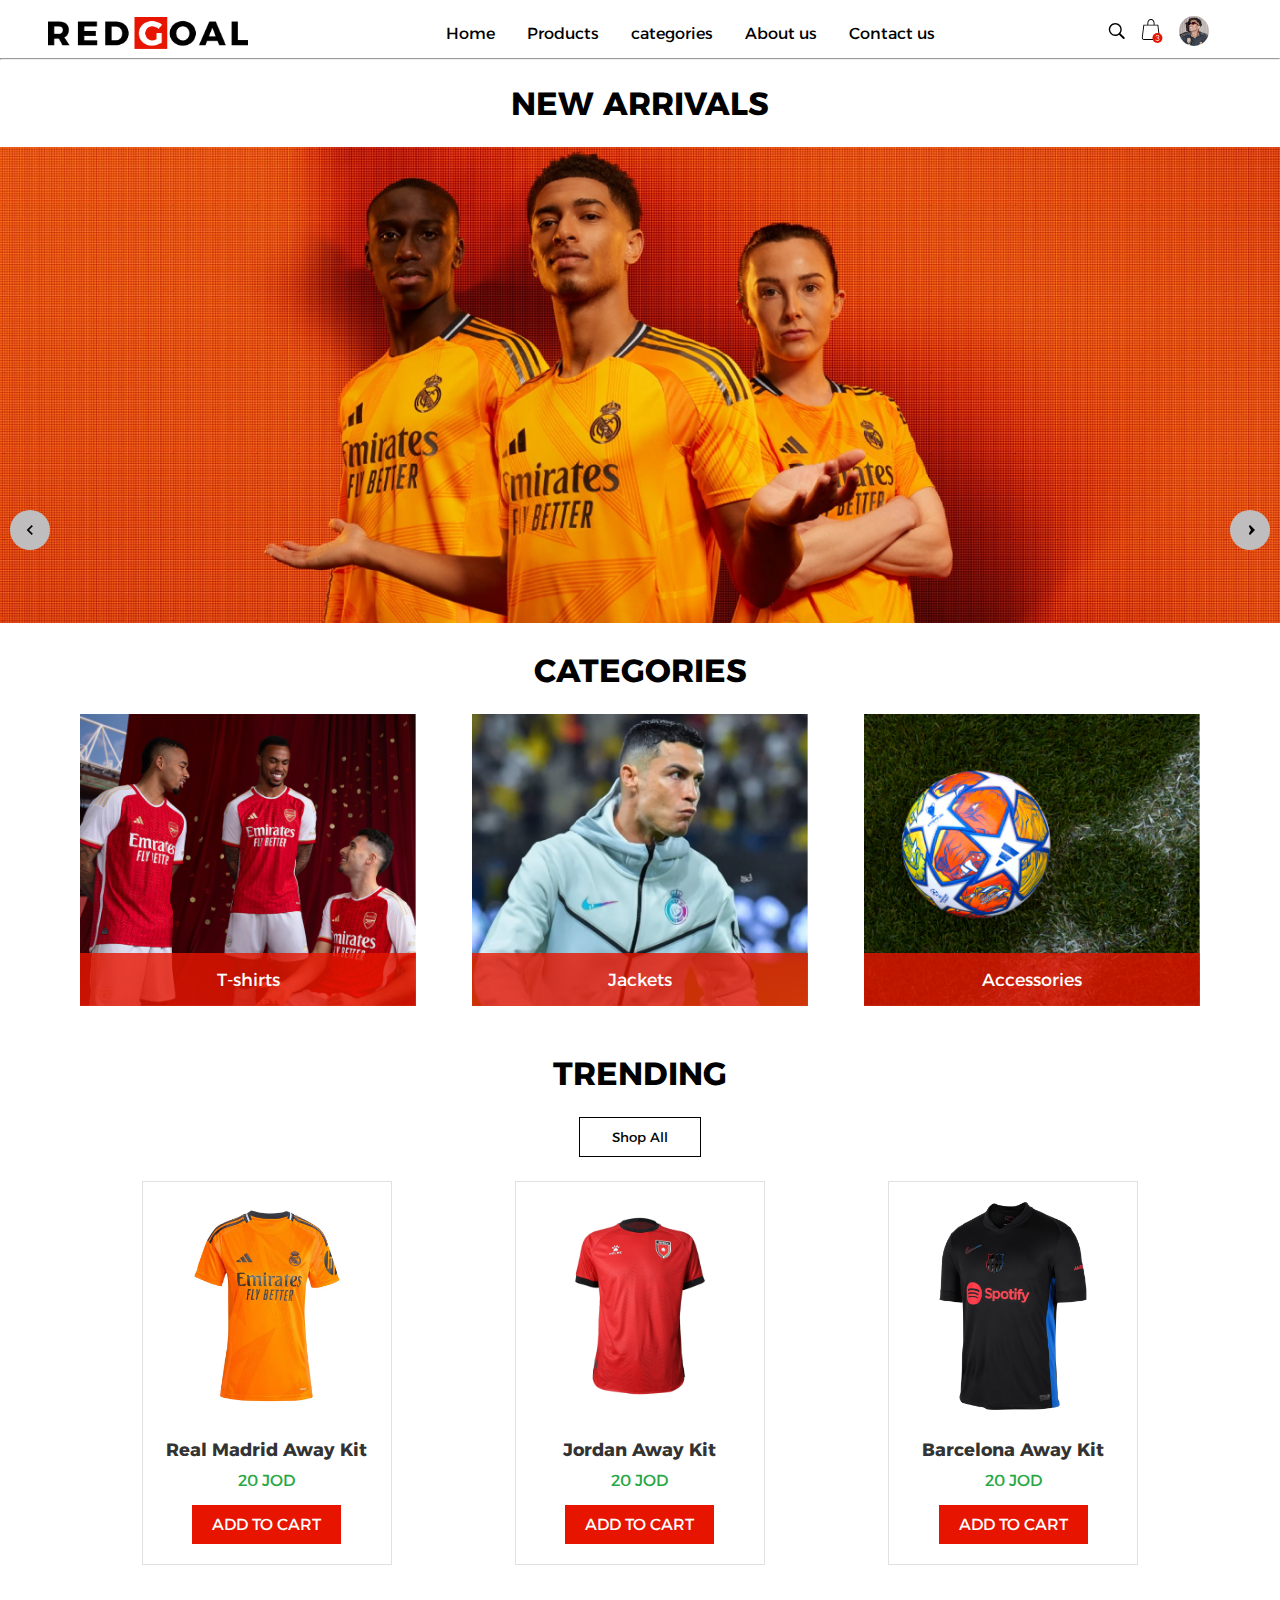
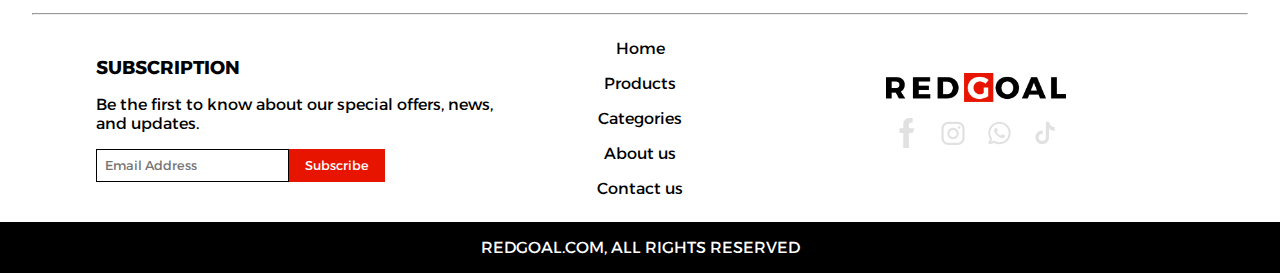
<file: index.html>
<!DOCTYPE html>
<html lang="en">

<head>
    <meta charset="UTF-8">
    <meta name="viewport" content="width=device-width, initial-scale=1.0">
    <link rel="stylesheet" href="css/styles.css">
    <link rel="stylesheet" href="css/home_page.css">
    <title>Red Goal Store</title>
</head>

<body>
    <header>
        <nav>
            <img src="images/logo.png" alt="Red Goal Store Logo">
            <div class="mobile-icon">
                <svg width="24" height="24" viewBox="0 0 24 24" fill="none" xmlns="http://www.w3.org/2000/svg">
                    <path d="M3 6H21V8H3V6ZM3 11H21V13H3V11ZM3 16H21V18H3V16Z" fill="black" />
                </svg>
            </div>


            <ul class="start-nav">
                <li><a href="index.html">Home</a></li>
                <li><a href="products.html">Products</a></li>
                <li><a href="categories.html">categories</a></li>
                <li><a href="about_us.html">About us</a></li>
                <li><a href="contact_us.html">Contact us</a></li>
            </ul>
            <ul class="end-nav">
                <li>
                    <svg width="17" height="16" viewBox="0 0 17 16" fill="none" xmlns="http://www.w3.org/2000/svg">
                        <path fill-rule="evenodd" clip-rule="evenodd"
                            d="M15.7338 16C16.2809 16 16.6681 15.5792 16.6681 15.0405C16.6681 14.788 16.5839 14.5439 16.3987 14.3672L12.4345 10.3945C13.2678 9.30037 13.7643 7.94529 13.7643 6.47238C13.7643 2.91215 10.8522 0 7.29196 0C3.74015 0 0.81958 2.90373 0.81958 6.47238C0.81958 10.0326 3.73173 12.9448 7.29196 12.9448C8.69754 12.9448 9.9937 12.4903 11.0542 11.7328L15.0437 15.7223C15.2288 15.9074 15.4729 16 15.7338 16ZM7.29196 11.5476C4.51448 11.5476 2.21674 9.24987 2.21674 6.47238C2.21674 3.6949 4.51448 1.39716 7.29196 1.39716C10.0694 1.39716 12.3672 3.6949 12.3672 6.47238C12.3672 9.24987 10.0694 11.5476 7.29196 11.5476Z"
                            fill="black" />
                    </svg>
                </li>
                <li>
                    <a href="cart.html"><svg width="22" height="24" viewBox="0 0 22 24" fill="none"
                            xmlns="http://www.w3.org/2000/svg">
                            <path
                                d="M18.8373 18.4938L17.3081 6.0293C17.2624 5.8043 17.0831 5.625 16.8581 5.625H13.5727V4.36464C13.5727 1.75428 12.1331 0 9.97271 0C7.81235 0 6.37271 1.75428 6.37271 4.36464V5.625H2.81843C2.59343 5.625 2.41413 5.8043 2.36843 6.0293L0.839148 18.4938C0.749499 19.1231 0.974498 19.7981 1.37879 20.2481C1.78309 20.7438 2.41415 21.0128 3.04343 21.0128H16.5893C17.2186 21.0128 17.8497 20.7421 18.254 20.2481C18.7022 19.7999 18.9272 19.1249 18.8376 18.4938H18.8373ZM7.2728 4.4084C7.2728 2.78768 7.99352 0.943757 9.9728 0.943757C11.9521 0.943757 12.6728 2.78948 12.6728 4.4084V5.66876H7.2728V4.4084ZM17.6228 19.6643C17.3521 19.935 16.9935 20.1143 16.6332 20.1143H3.04361C2.63931 20.1143 2.27897 19.935 2.05397 19.6643C1.82897 19.3936 1.69362 18.9893 1.73932 18.585L3.22292 6.56867H16.452L17.9374 18.6291C17.9831 18.9895 17.8477 19.3938 17.6227 19.6645L17.6228 19.6643Z"
                                fill="black" />
                            <rect x="11.4285" y="14" width="10" height="10" rx="5" fill="#E71500" />
                            <path
                                d="M16.4342 22C16.0538 22 15.7147 21.9354 15.4169 21.8061C15.1211 21.6768 14.8857 21.4971 14.7109 21.2671C14.538 21.0352 14.4438 20.7662 14.4285 20.4601H15.1547C15.1701 20.6483 15.2354 20.8108 15.3507 20.9477C15.4659 21.0827 15.6167 21.1873 15.8031 21.2614C15.9895 21.3356 16.196 21.3726 16.4227 21.3726C16.6763 21.3726 16.9011 21.3289 17.0971 21.2414C17.293 21.154 17.4467 21.0323 17.5582 20.8764C17.6696 20.7205 17.7253 20.5399 17.7253 20.3346C17.7253 20.1198 17.6715 19.9306 17.5639 19.7671C17.4563 19.6017 17.2988 19.4724 17.0913 19.3793C16.8838 19.2861 16.6302 19.2395 16.3305 19.2395H15.8579V18.6122H16.3305C16.5649 18.6122 16.7704 18.5703 16.9472 18.4867C17.1259 18.403 17.2652 18.2852 17.3651 18.1331C17.4669 17.981 17.5178 17.8023 17.5178 17.597C17.5178 17.3992 17.4736 17.2272 17.3852 17.0808C17.2969 16.9344 17.172 16.8203 17.0106 16.7386C16.8511 16.6568 16.6629 16.616 16.4458 16.616C16.2421 16.616 16.05 16.653 15.8694 16.7272C15.6907 16.7994 15.5447 16.9049 15.4313 17.0437C15.318 17.1806 15.2565 17.346 15.2469 17.5399H14.5553C14.5668 17.2338 14.66 16.9658 14.8348 16.7357C15.0096 16.5038 15.2383 16.3232 15.5207 16.1939C15.805 16.0646 16.1172 16 16.4573 16C16.8223 16 17.1355 16.0732 17.3968 16.2196C17.6581 16.3641 17.8588 16.5551 17.9991 16.7928C18.1393 17.0304 18.2094 17.2871 18.2094 17.5627C18.2094 17.8916 18.122 18.1721 17.9472 18.404C17.7743 18.6359 17.5389 18.7966 17.2411 18.8859V18.9316C17.6139 18.9924 17.9049 19.1492 18.1143 19.4021C18.3238 19.653 18.4285 19.9639 18.4285 20.3346C18.4285 20.6521 18.3411 20.9373 18.1662 21.1901C17.9933 21.4411 17.757 21.6388 17.4573 21.7833C17.1576 21.9278 16.8166 22 16.4342 22Z"
                                fill="white" />
                        </svg></a>
                </li>
                <li>
                    <a class="profile-pic" href="login.html">
                        <img src="images/profile-pic.jpeg" alt="User Profile">
                    </a>
                </li>
            </ul>
        </nav>
        <hr>
    </header>
    <section class="new-arrivals">
        <h2>NEW ARRIVALS</h2>
        <div class="image">
            <div class="arrow left">
                <svg viewBox="0 0 24 24">
                    <path d="M15.41 7.41L14 6l-6 6 6 6 1.41-1.41L10.83 12z" />
                </svg>
            </div>
            <img src="images/main.jpg" alt="real madrid orange kit ">
            <div class="arrow right">
                <svg viewBox="0 0 24 24">
                    <path d="M10.59 16.59L12 18l6-6-6-6-1.41 1.41L13.17 12z" />
                </svg>
            </div>
        </div>
    </section>
    <section class="categories">
        <h2>CATEGORIES</h2>
        <div class="category-items">
            <div class="category-item">
                <div class="info-overlay">
                    <p>Lorem ipsum dolor sit amet consectetur adipisicing elit. Accusamus, illum!</p>
                    <button class="border-button">Shop Now</button>
                </div>
                <img src="images/t-shirt.jpg" alt="t-shirt arsenal 2024">
                <p class="category-name">T-shirts</p>
            </div>
            <div class="category-item">
                <div class="info-overlay">
                    <p>Lorem ipsum dolor sit amet consectetur adipisicing elit. Accusamus, illum!</p>
                    <button class="border-button">Shop Now</button>
                </div>
                <img src="images/jacket.png" alt="cristiano ronaldo alnasser cr7 sport jacket">
                <p class="category-name">Jackets</p>
            </div>
            <div class="category-item">
                <div class="info-overlay">
                    <p>Lorem ipsum dolor sit amet consectetur adipisicing elit. Accusamus, illum!</p>
                    <button class="border-button">Shop Now</button>
                </div>
                <img src="images/football.png" alt="champions league ball 2024">
                <p class="category-name">Accessories</p>
            </div>
        </div>
    </section>
    <section class="trending">
        <h2>TRENDING</h2>
        <button class="border-button">Shop All</button>
        <div class="products-card">
            <a href="product.html" class="product-card">
                <img src="images/madrid.webp" alt="Real Madrid Away Kit">
                <h3>Real Madrid Away Kit</h3>
                <div class="price">20 JOD</div>
                <button>ADD TO CART</button>
            </a>
            <a href="product.html" class="product-card">
                <img src="images/jordan-product.webp" alt="Real Madrid Away Kit">
                <h3>Jordan Away Kit</h3>
                <div class="price">20 JOD</div>
                <button>ADD TO CART</button>
            </a>
            <a href="product.html" class="product-card">
                <img src="images/barcelona-product.webp" alt="Real Madrid Away Kit">
                <h3>Barcelona Away Kit</h3>
                <div class="price">20 JOD</div>
                <button>ADD TO CART</button>
            </a>
        </div>
    </section>
    <footer>
        <hr>
        <div class="footer-content">
            <div class="subscription footer-section">
                <h3>SUBSCRIPTION</h3>
                <p>Be the first to know about our special offers, news, and updates.</p>
                <form action="#">
                    <input placeholder="Email Address">
                    <button>Subscribe</button>
                </form>
            </div>


            <div class="footer-nav footer-section">
                <ul>
                    <li><a href="index.html">Home</a></li>
                    <li><a href="products.html">Products</a></li>
                    <li><a href="categories.html">Categories</a></li>
                    <li><a href="about_us.html">About us</a></li>
                    <li><a href="contact_us.html">Contact us</a></li>
                </ul>
            </div>

            <div class="logo-social footer-section">
                <img src="images/logo.png" alt="Red Goal Logo">
                <div class="social-icons">
                    <span class="icon"><svg xmlns="http://www.w3.org/2000/svg" xml:space="preserve" viewBox="0 0 16 16"
                            id="Facebook">
                            <path fill-rule="evenodd"
                                d="M12 5.5H9v-2a1 1 0 0 1 1-1h1V0H9a3 3 0 0 0-3 3v2.5H4V8h2v8h3V8h2l1-2.5z"
                                clip-rule="evenodd" fill="#e1e1e1" class="color000000 svgShape"></path>
                        </svg></span>

                    <span class="icon"><svg xmlns="http://www.w3.org/2000/svg" viewBox="0 0 124 124" id="Instagram">
                            <path fill="#e1e1e1"
                                d="M87.2 33.6c-3.1 0-5.6 2.5-5.6 5.6 0 3.1 2.5 5.6 5.6 5.6 3.1 0 5.6-2.5 5.6-5.6 0-3.1-2.5-5.6-5.6-5.6zm-25 7.2c-13 0-23.6 10.6-23.6 23.6S49.2 88 62.2 88s23.6-10.6 23.6-23.6-10.6-23.6-23.6-23.6zm0 38.8c-8.4 0-15.1-6.8-15.1-15.1 0-8.4 6.8-15.1 15.1-15.1 8.4 0 15.1 6.8 15.1 15.1s-6.8 15.1-15.1 15.1zm47.7-34.8C109.9 28.9 97 16 81.1 16H43c-15.9 0-28.8 12.9-28.8 28.8v38.1c0 15.9 12.9 28.8 28.8 28.8h38c15.9 0 28.8-12.9 28.8-28.8V44.8zm-9.1 38c0 10.9-8.9 19.8-19.8 19.8H43c-10.9 0-19.8-8.9-19.8-19.8v-38C23.2 33.8 32 25 43 25h38c10.9 0 19.8 8.9 19.8 19.8v38z"
                                class="color333033 svgShape"></path>
                        </svg></span>

                    <span class="icon"><svg xmlns="http://www.w3.org/2000/svg" enable-background="new 0 0 124 124"
                            viewBox="0 0 124 124" id="Whatsapp">
                            <path fill="#e1e1e1" fill-rule="evenodd" d="M64,15.8c-25.5,0-46.2,20.7-46.2,46.2c0,9,2.5,17.6,7.4,25.1l-7,15.5
                                      c-0.6,1.4-0.4,3.1,0.6,4.3c0.8,0.9,1.9,1.4,3.1,1.4c0.4,0,0.7,0,1.1-0.1l19.4-5.3c6.7,3.6,14.2,5.5,21.8,5.5
                                      c25.5,0,46.2-20.7,46.2-46.2C110.2,36.5,89.5,15.8,64,15.8z M64,100.2c-6.8,0-13.4-1.8-19.2-5.2c-0.6-0.4-1.3-0.6-2-0.6
                                      c-0.4,0-0.7,0-1.1,0.1L29,98l4.4-9.7c0.6-1.3,0.4-2.9-0.4-4c-4.7-6.5-7.2-14.2-7.2-22.3C25.8,41,43,23.8,64,23.8
                                      c21,0,38.2,17.1,38.2,38.2C102.2,83,85.1,100.2,64,100.2z" clip-rule="evenodd"
                                class="color333033 svgShape"></path>
                            <path fill="#e1e1e1" fill-rule="evenodd" d="M81.8,68.9c-1.9-1.2-4.5-2.5-6.7-1.5c-1.7,0.7-2.9,3.5-4,4.9c-0.6,0.7-1.3,0.8-2.2,0.5
                                      c-6.6-2.6-11.6-7-15.2-13c-0.6-0.9-0.5-1.7,0.2-2.6c1.1-1.3,2.5-2.8,2.8-4.5c0.3-1.7-0.5-3.8-1.2-5.3c-0.9-2-1.9-4.8-3.9-5.9
                                      c-1.8-1-4.2-0.5-5.8,0.9c-2.8,2.3-4.2,5.9-4.1,9.4c0,1,0.1,2,0.4,3c0.6,2.3,1.6,4.5,2.9,6.6c0.9,1.6,1.9,3.1,3,4.5
                                      c3.5,4.8,7.9,8.9,12.9,12c2.5,1.5,5.3,2.9,8.1,3.8c3.2,1,6,2.1,9.4,1.5c3.6-0.7,7.1-2.9,8.5-6.3c0.4-1,0.6-2.2,0.4-3.2
                                      C86.6,71.3,83.6,70,81.8,68.9z" clip-rule="evenodd" class="color333033 svgShape">
                            </path>
                        </svg></span>
                    <span class="icon"><svg xmlns="http://www.w3.org/2000/svg" viewBox="0 0 24 24" id="Tiktok">
                            <path
                                d="M6.977 15.532a2.791 2.791 0 0 0 2.791 2.792 2.859 2.859 0 0 0 2.9-2.757L12.7 3h2.578A4.8 4.8 0 0 0 19.7 7.288v2.995a4.676 4.676 0 0 1-.443.022 4.8 4.8 0 0 1-4.02-2.172v7.4a5.469 5.469 0 1 1-5.469-5.469c.114 0 .226.01.338.017v2.7a2.909 2.909 0 0 0-.338-.034 2.791 2.791 0 0 0-2.791 2.785Z"
                                fill="#e1e1e1" class="color000000 svgShape"></path>
                        </svg></span>
                </div>
            </div>
        </div>

        <div class="footer-bottom">
            <p>REDGOAL.COM, ALL RIGHTS RESERVED</p>
        </div>
    </footer>
</body>

</html>
</file>
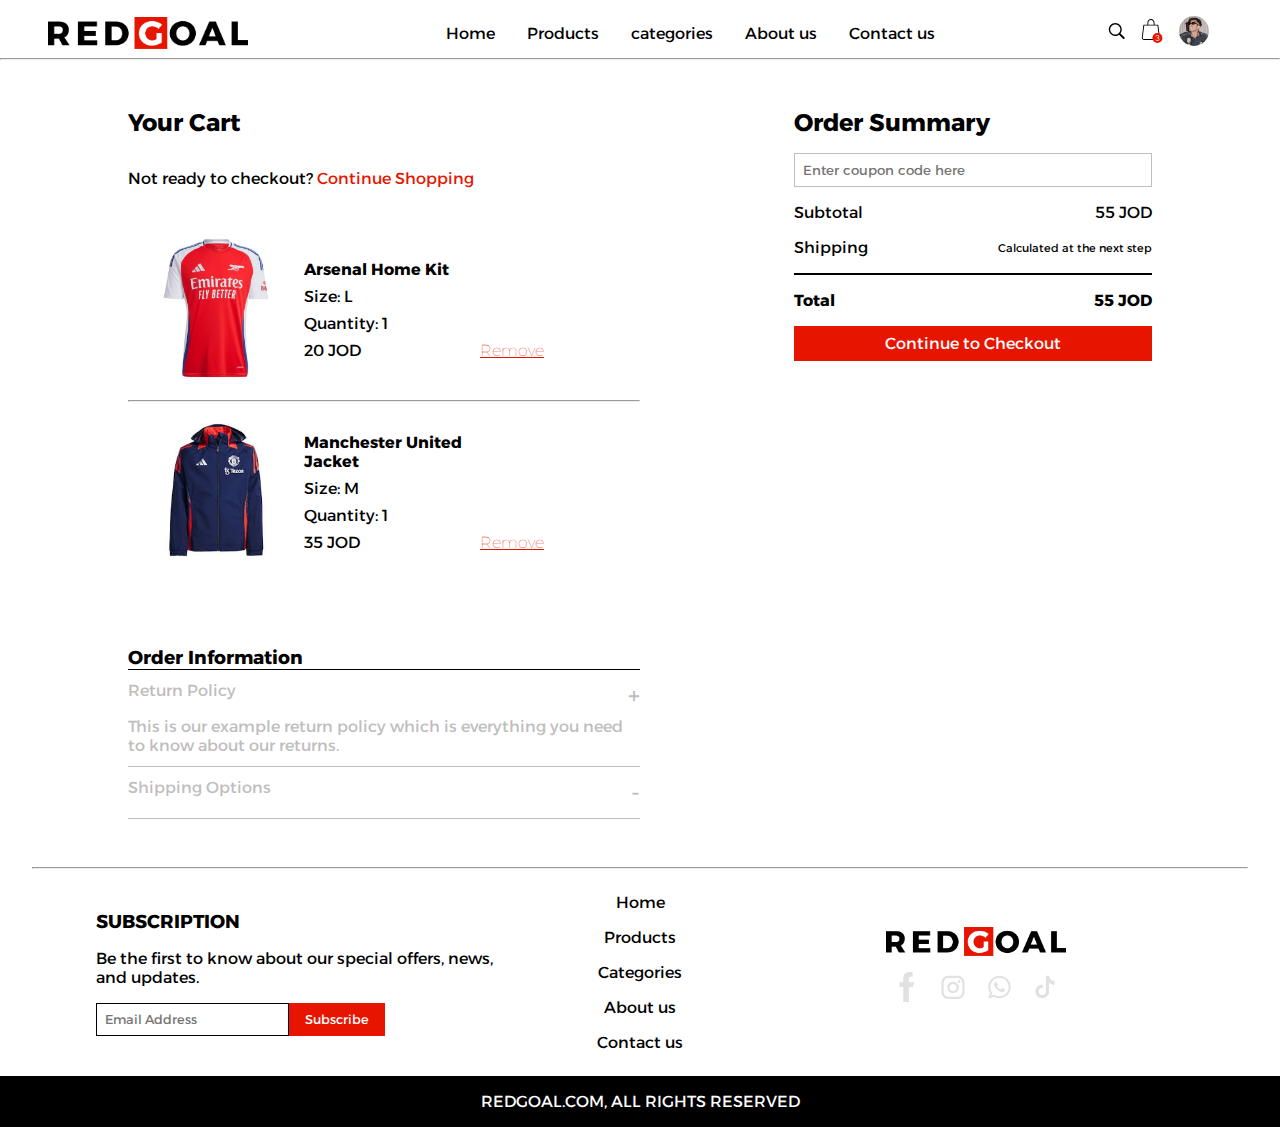
<file: cart.html>
<!DOCTYPE html>
<html lang="en">

<head>
    <meta charset="UTF-8">
    <meta name="viewport" content="width=device-width, initial-scale=1.0">
    <title>Shopping Cart</title>
    <link rel="stylesheet" href="css/styles.css">
    <link rel="stylesheet" href="css/cart.css">
</head>

<body>
    <header>
        <nav>
            <img src="images/logo.png" alt="Red Goal Store Logo">
            <div class="mobile-icon">
                <svg width="24" height="24" viewBox="0 0 24 24" fill="none" xmlns="http://www.w3.org/2000/svg">
                    <path d="M3 6H21V8H3V6ZM3 11H21V13H3V11ZM3 16H21V18H3V16Z" fill="black" />
                </svg>
            </div>
            <ul class="start-nav">
                <li><a href="index.html">Home</a></li>
                <li><a href="products.html">Products</a></li>
                <li><a href="categories.html">categories</a></li>
                <li><a href="about_us.html">About us</a></li>
                <li><a href="contact_us.html">Contact us</a></li>
            </ul>
            <ul class="end-nav">
                <li>
                    <svg width="17" height="16" viewBox="0 0 17 16" fill="none" xmlns="http://www.w3.org/2000/svg">
                        <path fill-rule="evenodd" clip-rule="evenodd"
                            d="M15.7338 16C16.2809 16 16.6681 15.5792 16.6681 15.0405C16.6681 14.788 16.5839 14.5439 16.3987 14.3672L12.4345 10.3945C13.2678 9.30037 13.7643 7.94529 13.7643 6.47238C13.7643 2.91215 10.8522 0 7.29196 0C3.74015 0 0.81958 2.90373 0.81958 6.47238C0.81958 10.0326 3.73173 12.9448 7.29196 12.9448C8.69754 12.9448 9.9937 12.4903 11.0542 11.7328L15.0437 15.7223C15.2288 15.9074 15.4729 16 15.7338 16ZM7.29196 11.5476C4.51448 11.5476 2.21674 9.24987 2.21674 6.47238C2.21674 3.6949 4.51448 1.39716 7.29196 1.39716C10.0694 1.39716 12.3672 3.6949 12.3672 6.47238C12.3672 9.24987 10.0694 11.5476 7.29196 11.5476Z"
                            fill="black" />
                    </svg>
                </li>
                <li><svg width="22" height="24" viewBox="0 0 22 24" fill="none" xmlns="http://www.w3.org/2000/svg">
                        <path
                            d="M18.8373 18.4938L17.3081 6.0293C17.2624 5.8043 17.0831 5.625 16.8581 5.625H13.5727V4.36464C13.5727 1.75428 12.1331 0 9.97271 0C7.81235 0 6.37271 1.75428 6.37271 4.36464V5.625H2.81843C2.59343 5.625 2.41413 5.8043 2.36843 6.0293L0.839148 18.4938C0.749499 19.1231 0.974498 19.7981 1.37879 20.2481C1.78309 20.7438 2.41415 21.0128 3.04343 21.0128H16.5893C17.2186 21.0128 17.8497 20.7421 18.254 20.2481C18.7022 19.7999 18.9272 19.1249 18.8376 18.4938H18.8373ZM7.2728 4.4084C7.2728 2.78768 7.99352 0.943757 9.9728 0.943757C11.9521 0.943757 12.6728 2.78948 12.6728 4.4084V5.66876H7.2728V4.4084ZM17.6228 19.6643C17.3521 19.935 16.9935 20.1143 16.6332 20.1143H3.04361C2.63931 20.1143 2.27897 19.935 2.05397 19.6643C1.82897 19.3936 1.69362 18.9893 1.73932 18.585L3.22292 6.56867H16.452L17.9374 18.6291C17.9831 18.9895 17.8477 19.3938 17.6227 19.6645L17.6228 19.6643Z"
                            fill="black" />
                        <rect x="11.4285" y="14" width="10" height="10" rx="5" fill="#E71500" />
                        <path
                            d="M16.4342 22C16.0538 22 15.7147 21.9354 15.4169 21.8061C15.1211 21.6768 14.8857 21.4971 14.7109 21.2671C14.538 21.0352 14.4438 20.7662 14.4285 20.4601H15.1547C15.1701 20.6483 15.2354 20.8108 15.3507 20.9477C15.4659 21.0827 15.6167 21.1873 15.8031 21.2614C15.9895 21.3356 16.196 21.3726 16.4227 21.3726C16.6763 21.3726 16.9011 21.3289 17.0971 21.2414C17.293 21.154 17.4467 21.0323 17.5582 20.8764C17.6696 20.7205 17.7253 20.5399 17.7253 20.3346C17.7253 20.1198 17.6715 19.9306 17.5639 19.7671C17.4563 19.6017 17.2988 19.4724 17.0913 19.3793C16.8838 19.2861 16.6302 19.2395 16.3305 19.2395H15.8579V18.6122H16.3305C16.5649 18.6122 16.7704 18.5703 16.9472 18.4867C17.1259 18.403 17.2652 18.2852 17.3651 18.1331C17.4669 17.981 17.5178 17.8023 17.5178 17.597C17.5178 17.3992 17.4736 17.2272 17.3852 17.0808C17.2969 16.9344 17.172 16.8203 17.0106 16.7386C16.8511 16.6568 16.6629 16.616 16.4458 16.616C16.2421 16.616 16.05 16.653 15.8694 16.7272C15.6907 16.7994 15.5447 16.9049 15.4313 17.0437C15.318 17.1806 15.2565 17.346 15.2469 17.5399H14.5553C14.5668 17.2338 14.66 16.9658 14.8348 16.7357C15.0096 16.5038 15.2383 16.3232 15.5207 16.1939C15.805 16.0646 16.1172 16 16.4573 16C16.8223 16 17.1355 16.0732 17.3968 16.2196C17.6581 16.3641 17.8588 16.5551 17.9991 16.7928C18.1393 17.0304 18.2094 17.2871 18.2094 17.5627C18.2094 17.8916 18.122 18.1721 17.9472 18.404C17.7743 18.6359 17.5389 18.7966 17.2411 18.8859V18.9316C17.6139 18.9924 17.9049 19.1492 18.1143 19.4021C18.3238 19.653 18.4285 19.9639 18.4285 20.3346C18.4285 20.6521 18.3411 20.9373 18.1662 21.1901C17.9933 21.4411 17.757 21.6388 17.4573 21.7833C17.1576 21.9278 16.8166 22 16.4342 22Z"
                            fill="white" />
                    </svg>
                </li>
                <li>
                    <a class="profile-pic" href="login.html">
                        <img src="images/profile-pic.jpeg" alt="User Profile">
                    </a>
                </li>
            </ul>
        </nav>
        <hr>
    </header>
    <section class="cart">
        <div class="full-order">
            <h2>Your Cart</h2>
            <p>Not ready to checkout? <a href="products.html">Continue Shopping</a></p>

            <div class="cart-items">
                <div class="cart-item">
                    <div class="item-image"><img src="images/arsenal-product.jpg" alt="Arsenal Home Kit"></div>
                    <div class="item-info">
                        <div class="item-details">
                            <h4>Arsenal Home Kit</h4>
                            <p>Size: L</p>
                            <p>Quantity: 1</p>
                            <p>20 JOD</p>
                        </div>
                        <div class="remove">Remove</div>
                    </div>
                </div>
                <hr>
                <div class="cart-item">
                    <div class="item-image"><img src="images/images.jpeg" alt="man united jacket"></div>
                    <div class="item-info">
                        <div class="item-details">
                            <h4>Manchester United Jacket</h4>
                            <p>Size: M</p>
                            <p>Quantity: 1</p>
                            <p>35 JOD</p>
                        </div>
                        <div class="remove">Remove</div>
                    </div>
                </div>
            </div>
            <div class="order-info">
                <h3>Order Information</h3>
                <div class="info">
                    <div class="info-open-close">
                        <p>Return Policy</p>
                        <p class="plus-minus">+</p>
                    </div>
                    <p>This is our example return policy which is everything you need to know about our returns.</p>
                </div>
                <div class="info">
                    <div class="info-open-close">
                        <p>Shipping Options</p>
                        <p class="plus-minus">-</p>
                    </div>
                </div>
            </div>
        </div>

        <div class="order-summary">
            <h2>Order Summary</h2>
            <input type="text" placeholder="Enter coupon code here">

            <div>
                <p>Subtotal</p>
                <p>55 JOD</p>
            </div>

            <div>
                <p>Shipping</p>
                <p class="calculated">Calculated at the next step</p>
            </div>
            <hr>
            <div>
                <p><strong>Total</strong></p>
                <p><strong>55 JOD</strong></p>
            </div>

            <a href="checkout.html" class="checkout-btn">Continue to Checkout</a>
        </div>
    </section>
    <footer>
        <hr>
        <div class="footer-content">
            <div class="subscription footer-section">
                <h3>SUBSCRIPTION</h3>
                <p>Be the first to know about our special offers, news, and updates.</p>
                <form action="#">
                    <input placeholder="Email Address">
                    <button>Subscribe</button>
                </form>
            </div>


            <div class="footer-nav footer-section">
                <ul>
                    <li><a href="index.html">Home</a></li>
                    <li><a href="products.html">Products</a></li>
                    <li><a href="categories.html">Categories</a></li>
                    <li><a href="about_us.html">About us</a></li>
                    <li><a href="contact_us.html">Contact us</a></li>
                </ul>
            </div>

            <div class="logo-social footer-section">
                <img src="images/logo.png" alt="Red Goal Logo">
                <div class="social-icons">
                    <span class="icon"><svg xmlns="http://www.w3.org/2000/svg" xml:space="preserve" viewBox="0 0 16 16"
                            id="Facebook">
                            <path fill-rule="evenodd"
                                d="M12 5.5H9v-2a1 1 0 0 1 1-1h1V0H9a3 3 0 0 0-3 3v2.5H4V8h2v8h3V8h2l1-2.5z"
                                clip-rule="evenodd" fill="#e1e1e1" class="color000000 svgShape"></path>
                        </svg></span>

                    <span class="icon"><svg xmlns="http://www.w3.org/2000/svg" viewBox="0 0 124 124" id="Instagram">
                            <path fill="#e1e1e1"
                                d="M87.2 33.6c-3.1 0-5.6 2.5-5.6 5.6 0 3.1 2.5 5.6 5.6 5.6 3.1 0 5.6-2.5 5.6-5.6 0-3.1-2.5-5.6-5.6-5.6zm-25 7.2c-13 0-23.6 10.6-23.6 23.6S49.2 88 62.2 88s23.6-10.6 23.6-23.6-10.6-23.6-23.6-23.6zm0 38.8c-8.4 0-15.1-6.8-15.1-15.1 0-8.4 6.8-15.1 15.1-15.1 8.4 0 15.1 6.8 15.1 15.1s-6.8 15.1-15.1 15.1zm47.7-34.8C109.9 28.9 97 16 81.1 16H43c-15.9 0-28.8 12.9-28.8 28.8v38.1c0 15.9 12.9 28.8 28.8 28.8h38c15.9 0 28.8-12.9 28.8-28.8V44.8zm-9.1 38c0 10.9-8.9 19.8-19.8 19.8H43c-10.9 0-19.8-8.9-19.8-19.8v-38C23.2 33.8 32 25 43 25h38c10.9 0 19.8 8.9 19.8 19.8v38z"
                                class="color333033 svgShape"></path>
                        </svg></span>

                    <span class="icon"><svg xmlns="http://www.w3.org/2000/svg" enable-background="new 0 0 124 124"
                            viewBox="0 0 124 124" id="Whatsapp">
                            <path fill="#e1e1e1" fill-rule="evenodd" d="M64,15.8c-25.5,0-46.2,20.7-46.2,46.2c0,9,2.5,17.6,7.4,25.1l-7,15.5
                                      c-0.6,1.4-0.4,3.1,0.6,4.3c0.8,0.9,1.9,1.4,3.1,1.4c0.4,0,0.7,0,1.1-0.1l19.4-5.3c6.7,3.6,14.2,5.5,21.8,5.5
                                      c25.5,0,46.2-20.7,46.2-46.2C110.2,36.5,89.5,15.8,64,15.8z M64,100.2c-6.8,0-13.4-1.8-19.2-5.2c-0.6-0.4-1.3-0.6-2-0.6
                                      c-0.4,0-0.7,0-1.1,0.1L29,98l4.4-9.7c0.6-1.3,0.4-2.9-0.4-4c-4.7-6.5-7.2-14.2-7.2-22.3C25.8,41,43,23.8,64,23.8
                                      c21,0,38.2,17.1,38.2,38.2C102.2,83,85.1,100.2,64,100.2z" clip-rule="evenodd"
                                class="color333033 svgShape"></path>
                            <path fill="#e1e1e1" fill-rule="evenodd" d="M81.8,68.9c-1.9-1.2-4.5-2.5-6.7-1.5c-1.7,0.7-2.9,3.5-4,4.9c-0.6,0.7-1.3,0.8-2.2,0.5
                                      c-6.6-2.6-11.6-7-15.2-13c-0.6-0.9-0.5-1.7,0.2-2.6c1.1-1.3,2.5-2.8,2.8-4.5c0.3-1.7-0.5-3.8-1.2-5.3c-0.9-2-1.9-4.8-3.9-5.9
                                      c-1.8-1-4.2-0.5-5.8,0.9c-2.8,2.3-4.2,5.9-4.1,9.4c0,1,0.1,2,0.4,3c0.6,2.3,1.6,4.5,2.9,6.6c0.9,1.6,1.9,3.1,3,4.5
                                      c3.5,4.8,7.9,8.9,12.9,12c2.5,1.5,5.3,2.9,8.1,3.8c3.2,1,6,2.1,9.4,1.5c3.6-0.7,7.1-2.9,8.5-6.3c0.4-1,0.6-2.2,0.4-3.2
                                      C86.6,71.3,83.6,70,81.8,68.9z" clip-rule="evenodd" class="color333033 svgShape">
                            </path>
                        </svg></span>
                    <span class="icon"><svg xmlns="http://www.w3.org/2000/svg" viewBox="0 0 24 24" id="Tiktok">
                            <path
                                d="M6.977 15.532a2.791 2.791 0 0 0 2.791 2.792 2.859 2.859 0 0 0 2.9-2.757L12.7 3h2.578A4.8 4.8 0 0 0 19.7 7.288v2.995a4.676 4.676 0 0 1-.443.022 4.8 4.8 0 0 1-4.02-2.172v7.4a5.469 5.469 0 1 1-5.469-5.469c.114 0 .226.01.338.017v2.7a2.909 2.909 0 0 0-.338-.034 2.791 2.791 0 0 0-2.791 2.785Z"
                                fill="#e1e1e1" class="color000000 svgShape"></path>
                        </svg></span>
                </div>
            </div>
        </div>

        <div class="footer-bottom">
            <p>REDGOAL.COM, ALL RIGHTS RESERVED</p>
        </div>
    </footer>
</body>

</html>
</file>
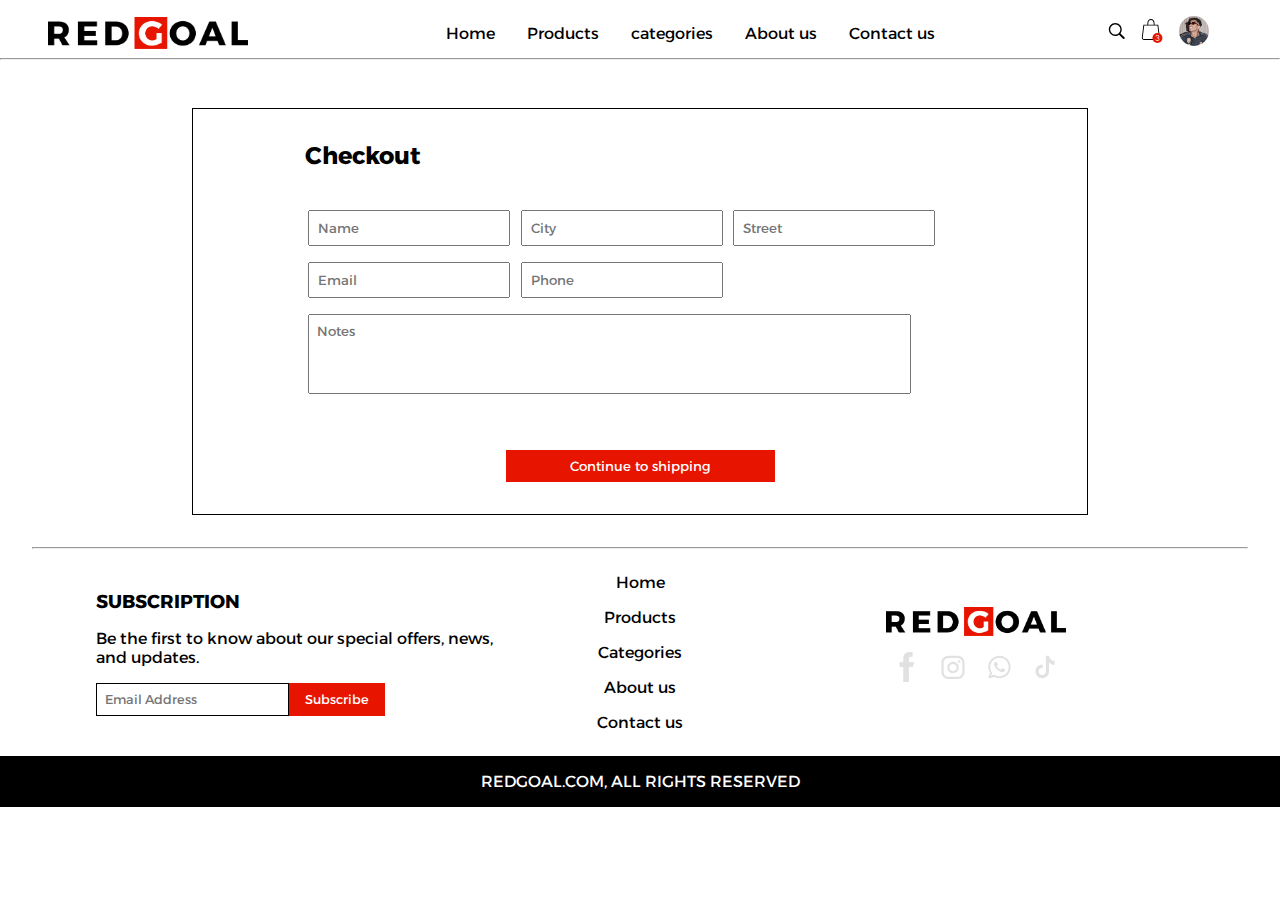
<file: checkout.html>
<!DOCTYPE html>
<html lang="en">

<head>
    <meta charset="UTF-8">
    <meta name="viewport" content="width=device-width, initial-scale=1.0">
    <title>Checkout</title>
    <link rel="stylesheet" href="css/checkout.css">
    <link rel="stylesheet" href="css/styles.css">
</head>

<body>
    <header>
        <nav>
            <img src="images/logo.png" alt="Red Goal Store Logo">
            <div class="mobile-icon">
                <svg width="24" height="24" viewBox="0 0 24 24" fill="none" xmlns="http://www.w3.org/2000/svg">
                    <path d="M3 6H21V8H3V6ZM3 11H21V13H3V11ZM3 16H21V18H3V16Z" fill="black" />
                </svg>
            </div>
            <ul class="start-nav">
                <li><a href="index.html">Home</a></li>
                <li><a href="products.html">Products</a></li>
                <li><a href="categories.html">categories</a></li>
                <li><a href="about_us.html">About us</a></li>
                <li><a href="contact_us.html">Contact us</a></li>
            </ul>
            <ul class="end-nav">
                <li>
                    <svg width="17" height="16" viewBox="0 0 17 16" fill="none" xmlns="http://www.w3.org/2000/svg">
                        <path fill-rule="evenodd" clip-rule="evenodd"
                            d="M15.7338 16C16.2809 16 16.6681 15.5792 16.6681 15.0405C16.6681 14.788 16.5839 14.5439 16.3987 14.3672L12.4345 10.3945C13.2678 9.30037 13.7643 7.94529 13.7643 6.47238C13.7643 2.91215 10.8522 0 7.29196 0C3.74015 0 0.81958 2.90373 0.81958 6.47238C0.81958 10.0326 3.73173 12.9448 7.29196 12.9448C8.69754 12.9448 9.9937 12.4903 11.0542 11.7328L15.0437 15.7223C15.2288 15.9074 15.4729 16 15.7338 16ZM7.29196 11.5476C4.51448 11.5476 2.21674 9.24987 2.21674 6.47238C2.21674 3.6949 4.51448 1.39716 7.29196 1.39716C10.0694 1.39716 12.3672 3.6949 12.3672 6.47238C12.3672 9.24987 10.0694 11.5476 7.29196 11.5476Z"
                            fill="black" />
                    </svg>
                </li>
                <li><svg width="22" height="24" viewBox="0 0 22 24" fill="none" xmlns="http://www.w3.org/2000/svg">
                        <path
                            d="M18.8373 18.4938L17.3081 6.0293C17.2624 5.8043 17.0831 5.625 16.8581 5.625H13.5727V4.36464C13.5727 1.75428 12.1331 0 9.97271 0C7.81235 0 6.37271 1.75428 6.37271 4.36464V5.625H2.81843C2.59343 5.625 2.41413 5.8043 2.36843 6.0293L0.839148 18.4938C0.749499 19.1231 0.974498 19.7981 1.37879 20.2481C1.78309 20.7438 2.41415 21.0128 3.04343 21.0128H16.5893C17.2186 21.0128 17.8497 20.7421 18.254 20.2481C18.7022 19.7999 18.9272 19.1249 18.8376 18.4938H18.8373ZM7.2728 4.4084C7.2728 2.78768 7.99352 0.943757 9.9728 0.943757C11.9521 0.943757 12.6728 2.78948 12.6728 4.4084V5.66876H7.2728V4.4084ZM17.6228 19.6643C17.3521 19.935 16.9935 20.1143 16.6332 20.1143H3.04361C2.63931 20.1143 2.27897 19.935 2.05397 19.6643C1.82897 19.3936 1.69362 18.9893 1.73932 18.585L3.22292 6.56867H16.452L17.9374 18.6291C17.9831 18.9895 17.8477 19.3938 17.6227 19.6645L17.6228 19.6643Z"
                            fill="black" />
                        <rect x="11.4285" y="14" width="10" height="10" rx="5" fill="#E71500" />
                        <path
                            d="M16.4342 22C16.0538 22 15.7147 21.9354 15.4169 21.8061C15.1211 21.6768 14.8857 21.4971 14.7109 21.2671C14.538 21.0352 14.4438 20.7662 14.4285 20.4601H15.1547C15.1701 20.6483 15.2354 20.8108 15.3507 20.9477C15.4659 21.0827 15.6167 21.1873 15.8031 21.2614C15.9895 21.3356 16.196 21.3726 16.4227 21.3726C16.6763 21.3726 16.9011 21.3289 17.0971 21.2414C17.293 21.154 17.4467 21.0323 17.5582 20.8764C17.6696 20.7205 17.7253 20.5399 17.7253 20.3346C17.7253 20.1198 17.6715 19.9306 17.5639 19.7671C17.4563 19.6017 17.2988 19.4724 17.0913 19.3793C16.8838 19.2861 16.6302 19.2395 16.3305 19.2395H15.8579V18.6122H16.3305C16.5649 18.6122 16.7704 18.5703 16.9472 18.4867C17.1259 18.403 17.2652 18.2852 17.3651 18.1331C17.4669 17.981 17.5178 17.8023 17.5178 17.597C17.5178 17.3992 17.4736 17.2272 17.3852 17.0808C17.2969 16.9344 17.172 16.8203 17.0106 16.7386C16.8511 16.6568 16.6629 16.616 16.4458 16.616C16.2421 16.616 16.05 16.653 15.8694 16.7272C15.6907 16.7994 15.5447 16.9049 15.4313 17.0437C15.318 17.1806 15.2565 17.346 15.2469 17.5399H14.5553C14.5668 17.2338 14.66 16.9658 14.8348 16.7357C15.0096 16.5038 15.2383 16.3232 15.5207 16.1939C15.805 16.0646 16.1172 16 16.4573 16C16.8223 16 17.1355 16.0732 17.3968 16.2196C17.6581 16.3641 17.8588 16.5551 17.9991 16.7928C18.1393 17.0304 18.2094 17.2871 18.2094 17.5627C18.2094 17.8916 18.122 18.1721 17.9472 18.404C17.7743 18.6359 17.5389 18.7966 17.2411 18.8859V18.9316C17.6139 18.9924 17.9049 19.1492 18.1143 19.4021C18.3238 19.653 18.4285 19.9639 18.4285 20.3346C18.4285 20.6521 18.3411 20.9373 18.1662 21.1901C17.9933 21.4411 17.757 21.6388 17.4573 21.7833C17.1576 21.9278 16.8166 22 16.4342 22Z"
                            fill="white" />
                    </svg>
                </li>
                <li>
                    <a class="profile-pic" href="login.html">
                        <img src="images/profile-pic.jpeg" alt="User Profile">
                    </a>
                </li>
            </ul>
        </nav>
        <hr>
    </header>

    <section class="checkout">
        <h2>Checkout</h2>
        <form>
            <div class="row">
                <input type="text" placeholder="Name">
                <input type="text" placeholder="City">
                <input type="text" placeholder="Street">
            </div>
            <div class="row">
                <input type="text" placeholder="Email">
                <input type="text" placeholder="Phone">
            </div>
            <textarea placeholder="Notes"></textarea>
            <div class="button"><button type="submit"><a href="place_order.html">Continue to shipping</a></button></div>
        </form>
    </section>




    <footer>
        <hr>
        <div class="footer-content">
            <div class="subscription footer-section">
                <h3>SUBSCRIPTION</h3>
                <p>Be the first to know about our special offers, news, and updates.</p>
                <form action="#">
                    <input placeholder="Email Address">
                    <button>Subscribe</button>
                </form>
            </div>


            <div class="footer-nav footer-section">
                <ul>
                    <li><a href="index.html">Home</a></li>
                    <li><a href="products.html">Products</a></li>
                    <li><a href="categories.html">Categories</a></li>
                    <li><a href="about_us.html">About us</a></li>
                    <li><a href="contact_us.html">Contact us</a></li>
                </ul>
            </div>

            <div class="logo-social footer-section">
                <img src="images/logo.png" alt="Red Goal Logo">
                <div class="social-icons">
                    <span class="icon"><svg xmlns="http://www.w3.org/2000/svg" xml:space="preserve" viewBox="0 0 16 16"
                            id="Facebook">
                            <path fill-rule="evenodd"
                                d="M12 5.5H9v-2a1 1 0 0 1 1-1h1V0H9a3 3 0 0 0-3 3v2.5H4V8h2v8h3V8h2l1-2.5z"
                                clip-rule="evenodd" fill="#e1e1e1" class="color000000 svgShape"></path>
                        </svg></span>

                    <span class="icon"><svg xmlns="http://www.w3.org/2000/svg" viewBox="0 0 124 124" id="Instagram">
                            <path fill="#e1e1e1"
                                d="M87.2 33.6c-3.1 0-5.6 2.5-5.6 5.6 0 3.1 2.5 5.6 5.6 5.6 3.1 0 5.6-2.5 5.6-5.6 0-3.1-2.5-5.6-5.6-5.6zm-25 7.2c-13 0-23.6 10.6-23.6 23.6S49.2 88 62.2 88s23.6-10.6 23.6-23.6-10.6-23.6-23.6-23.6zm0 38.8c-8.4 0-15.1-6.8-15.1-15.1 0-8.4 6.8-15.1 15.1-15.1 8.4 0 15.1 6.8 15.1 15.1s-6.8 15.1-15.1 15.1zm47.7-34.8C109.9 28.9 97 16 81.1 16H43c-15.9 0-28.8 12.9-28.8 28.8v38.1c0 15.9 12.9 28.8 28.8 28.8h38c15.9 0 28.8-12.9 28.8-28.8V44.8zm-9.1 38c0 10.9-8.9 19.8-19.8 19.8H43c-10.9 0-19.8-8.9-19.8-19.8v-38C23.2 33.8 32 25 43 25h38c10.9 0 19.8 8.9 19.8 19.8v38z"
                                class="color333033 svgShape"></path>
                        </svg></span>

                    <span class="icon"><svg xmlns="http://www.w3.org/2000/svg" enable-background="new 0 0 124 124"
                            viewBox="0 0 124 124" id="Whatsapp">
                            <path fill="#e1e1e1" fill-rule="evenodd" d="M64,15.8c-25.5,0-46.2,20.7-46.2,46.2c0,9,2.5,17.6,7.4,25.1l-7,15.5
                                      c-0.6,1.4-0.4,3.1,0.6,4.3c0.8,0.9,1.9,1.4,3.1,1.4c0.4,0,0.7,0,1.1-0.1l19.4-5.3c6.7,3.6,14.2,5.5,21.8,5.5
                                      c25.5,0,46.2-20.7,46.2-46.2C110.2,36.5,89.5,15.8,64,15.8z M64,100.2c-6.8,0-13.4-1.8-19.2-5.2c-0.6-0.4-1.3-0.6-2-0.6
                                      c-0.4,0-0.7,0-1.1,0.1L29,98l4.4-9.7c0.6-1.3,0.4-2.9-0.4-4c-4.7-6.5-7.2-14.2-7.2-22.3C25.8,41,43,23.8,64,23.8
                                      c21,0,38.2,17.1,38.2,38.2C102.2,83,85.1,100.2,64,100.2z" clip-rule="evenodd"
                                class="color333033 svgShape"></path>
                            <path fill="#e1e1e1" fill-rule="evenodd" d="M81.8,68.9c-1.9-1.2-4.5-2.5-6.7-1.5c-1.7,0.7-2.9,3.5-4,4.9c-0.6,0.7-1.3,0.8-2.2,0.5
                                      c-6.6-2.6-11.6-7-15.2-13c-0.6-0.9-0.5-1.7,0.2-2.6c1.1-1.3,2.5-2.8,2.8-4.5c0.3-1.7-0.5-3.8-1.2-5.3c-0.9-2-1.9-4.8-3.9-5.9
                                      c-1.8-1-4.2-0.5-5.8,0.9c-2.8,2.3-4.2,5.9-4.1,9.4c0,1,0.1,2,0.4,3c0.6,2.3,1.6,4.5,2.9,6.6c0.9,1.6,1.9,3.1,3,4.5
                                      c3.5,4.8,7.9,8.9,12.9,12c2.5,1.5,5.3,2.9,8.1,3.8c3.2,1,6,2.1,9.4,1.5c3.6-0.7,7.1-2.9,8.5-6.3c0.4-1,0.6-2.2,0.4-3.2
                                      C86.6,71.3,83.6,70,81.8,68.9z" clip-rule="evenodd" class="color333033 svgShape">
                            </path>
                        </svg></span>
                    <span class="icon"><svg xmlns="http://www.w3.org/2000/svg" viewBox="0 0 24 24" id="Tiktok">
                            <path
                                d="M6.977 15.532a2.791 2.791 0 0 0 2.791 2.792 2.859 2.859 0 0 0 2.9-2.757L12.7 3h2.578A4.8 4.8 0 0 0 19.7 7.288v2.995a4.676 4.676 0 0 1-.443.022 4.8 4.8 0 0 1-4.02-2.172v7.4a5.469 5.469 0 1 1-5.469-5.469c.114 0 .226.01.338.017v2.7a2.909 2.909 0 0 0-.338-.034 2.791 2.791 0 0 0-2.791 2.785Z"
                                fill="#e1e1e1" class="color000000 svgShape"></path>
                        </svg></span>
                </div>
            </div>
        </div>

        <div class="footer-bottom">
            <p>REDGOAL.COM, ALL RIGHTS RESERVED</p>
        </div>
    </footer>
</body>

</html>
</file>
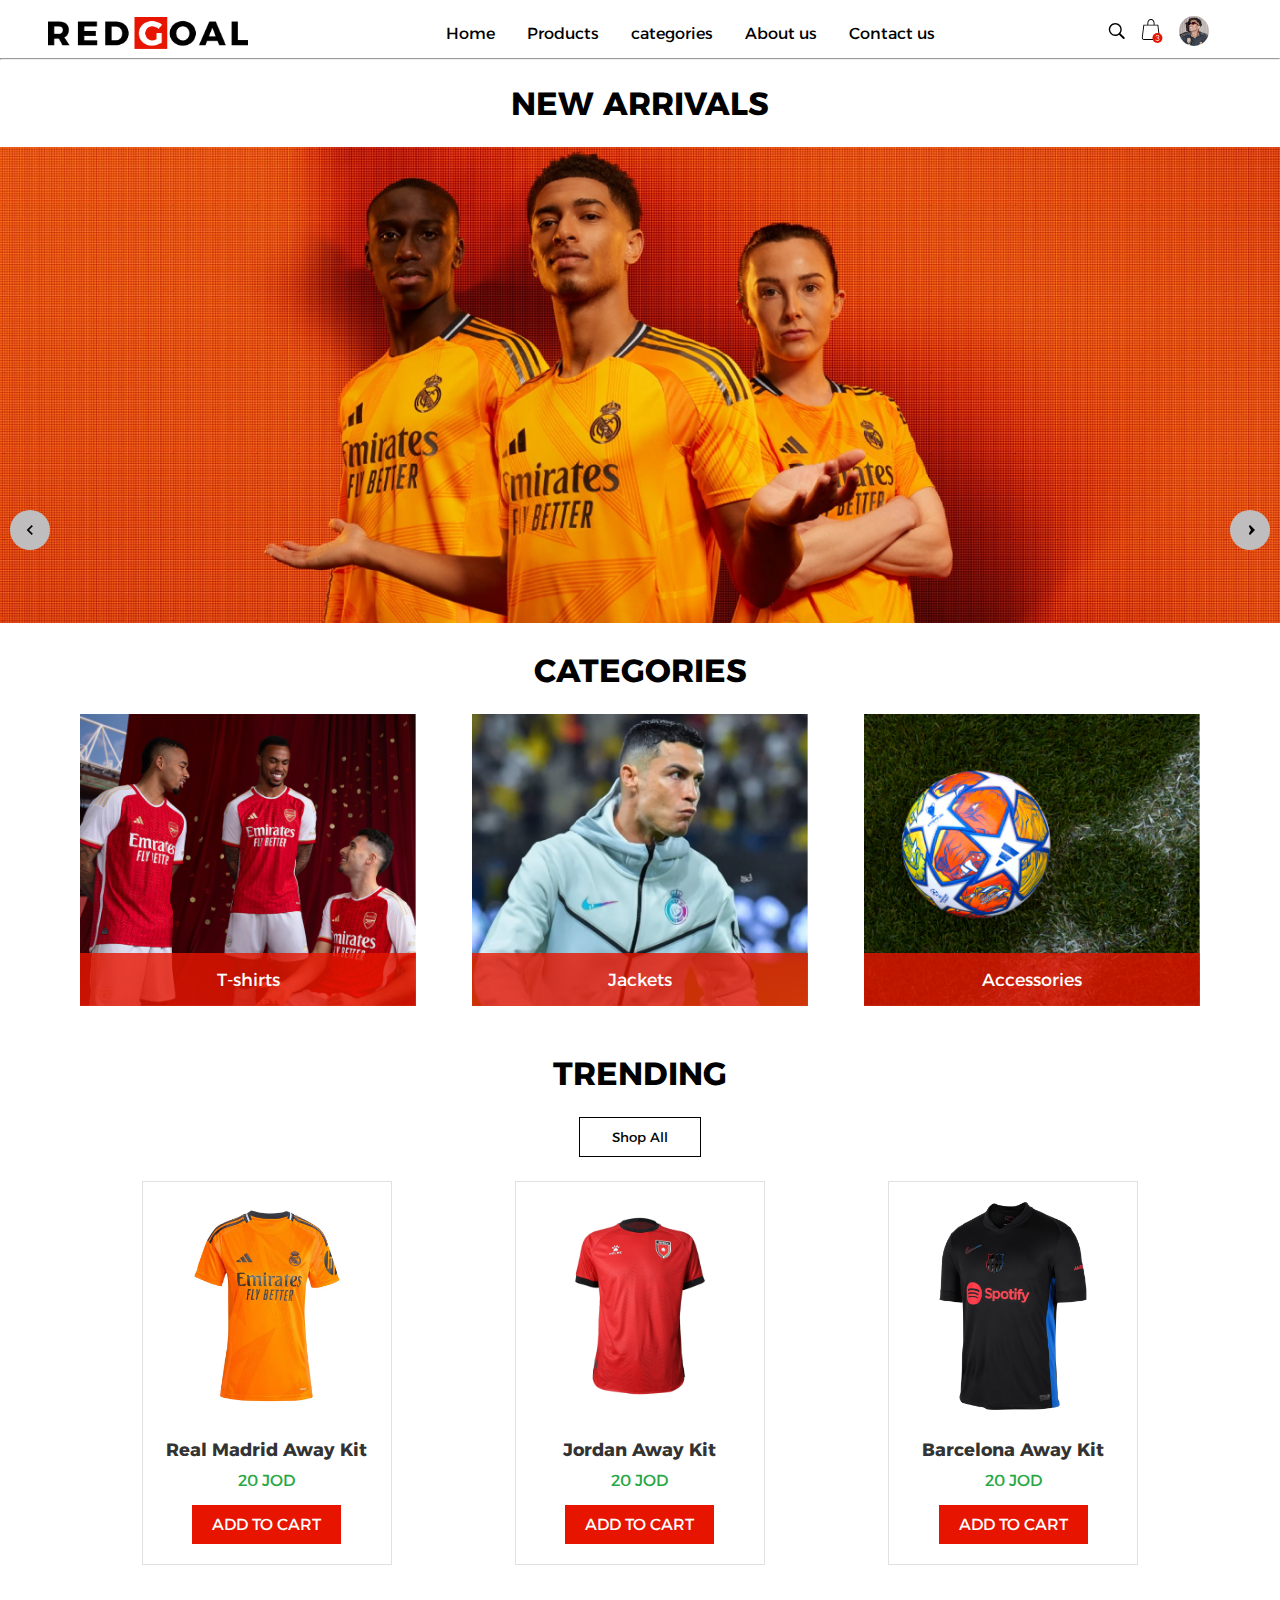
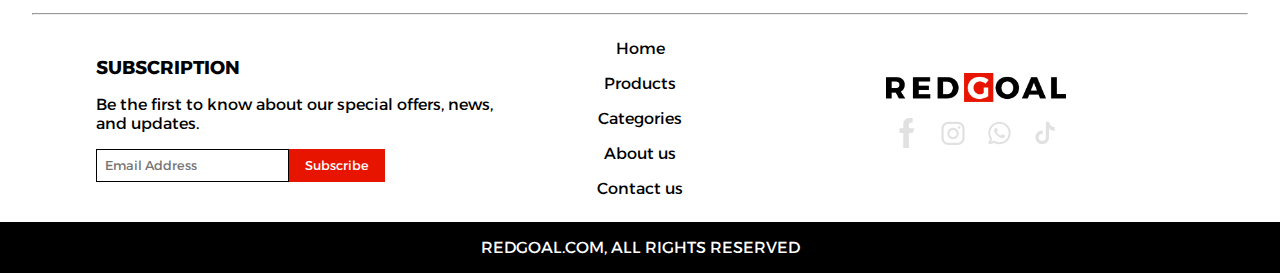
<file: home.html>
<!DOCTYPE html>
<html lang="en">

<head>
    <meta charset="UTF-8">
    <meta name="viewport" content="width=device-width, initial-scale=1.0">
    <link rel="stylesheet" href="css/styles.css">
    <link rel="stylesheet" href="css/home_page.css">
    <title>Red Goal Store</title>
</head>

<body>
    <header>
        <nav>
            <img src="images/logo.png" alt="Red Goal Store Logo">
            <div class="mobile-icon">
                <svg width="24" height="24" viewBox="0 0 24 24" fill="none" xmlns="http://www.w3.org/2000/svg">
                    <path d="M3 6H21V8H3V6ZM3 11H21V13H3V11ZM3 16H21V18H3V16Z" fill="black" />
                </svg>
            </div>


            <ul class="start-nav">
                <li><a href="home.html">Home</a></li>
                <li><a href="products.html">Products</a></li>
                <li><a href="categories.html">categories</a></li>
                <li><a href="about_us.html">About us</a></li>
                <li><a href="contact_us.html">Contact us</a></li>
            </ul>
            <ul class="end-nav">
                <li>
                    <svg width="17" height="16" viewBox="0 0 17 16" fill="none" xmlns="http://www.w3.org/2000/svg">
                        <path fill-rule="evenodd" clip-rule="evenodd"
                            d="M15.7338 16C16.2809 16 16.6681 15.5792 16.6681 15.0405C16.6681 14.788 16.5839 14.5439 16.3987 14.3672L12.4345 10.3945C13.2678 9.30037 13.7643 7.94529 13.7643 6.47238C13.7643 2.91215 10.8522 0 7.29196 0C3.74015 0 0.81958 2.90373 0.81958 6.47238C0.81958 10.0326 3.73173 12.9448 7.29196 12.9448C8.69754 12.9448 9.9937 12.4903 11.0542 11.7328L15.0437 15.7223C15.2288 15.9074 15.4729 16 15.7338 16ZM7.29196 11.5476C4.51448 11.5476 2.21674 9.24987 2.21674 6.47238C2.21674 3.6949 4.51448 1.39716 7.29196 1.39716C10.0694 1.39716 12.3672 3.6949 12.3672 6.47238C12.3672 9.24987 10.0694 11.5476 7.29196 11.5476Z"
                            fill="black" />
                    </svg>
                </li>
                <li>
                    <a href="cart.html"><svg width="22" height="24" viewBox="0 0 22 24" fill="none"
                            xmlns="http://www.w3.org/2000/svg">
                            <path
                                d="M18.8373 18.4938L17.3081 6.0293C17.2624 5.8043 17.0831 5.625 16.8581 5.625H13.5727V4.36464C13.5727 1.75428 12.1331 0 9.97271 0C7.81235 0 6.37271 1.75428 6.37271 4.36464V5.625H2.81843C2.59343 5.625 2.41413 5.8043 2.36843 6.0293L0.839148 18.4938C0.749499 19.1231 0.974498 19.7981 1.37879 20.2481C1.78309 20.7438 2.41415 21.0128 3.04343 21.0128H16.5893C17.2186 21.0128 17.8497 20.7421 18.254 20.2481C18.7022 19.7999 18.9272 19.1249 18.8376 18.4938H18.8373ZM7.2728 4.4084C7.2728 2.78768 7.99352 0.943757 9.9728 0.943757C11.9521 0.943757 12.6728 2.78948 12.6728 4.4084V5.66876H7.2728V4.4084ZM17.6228 19.6643C17.3521 19.935 16.9935 20.1143 16.6332 20.1143H3.04361C2.63931 20.1143 2.27897 19.935 2.05397 19.6643C1.82897 19.3936 1.69362 18.9893 1.73932 18.585L3.22292 6.56867H16.452L17.9374 18.6291C17.9831 18.9895 17.8477 19.3938 17.6227 19.6645L17.6228 19.6643Z"
                                fill="black" />
                            <rect x="11.4285" y="14" width="10" height="10" rx="5" fill="#E71500" />
                            <path
                                d="M16.4342 22C16.0538 22 15.7147 21.9354 15.4169 21.8061C15.1211 21.6768 14.8857 21.4971 14.7109 21.2671C14.538 21.0352 14.4438 20.7662 14.4285 20.4601H15.1547C15.1701 20.6483 15.2354 20.8108 15.3507 20.9477C15.4659 21.0827 15.6167 21.1873 15.8031 21.2614C15.9895 21.3356 16.196 21.3726 16.4227 21.3726C16.6763 21.3726 16.9011 21.3289 17.0971 21.2414C17.293 21.154 17.4467 21.0323 17.5582 20.8764C17.6696 20.7205 17.7253 20.5399 17.7253 20.3346C17.7253 20.1198 17.6715 19.9306 17.5639 19.7671C17.4563 19.6017 17.2988 19.4724 17.0913 19.3793C16.8838 19.2861 16.6302 19.2395 16.3305 19.2395H15.8579V18.6122H16.3305C16.5649 18.6122 16.7704 18.5703 16.9472 18.4867C17.1259 18.403 17.2652 18.2852 17.3651 18.1331C17.4669 17.981 17.5178 17.8023 17.5178 17.597C17.5178 17.3992 17.4736 17.2272 17.3852 17.0808C17.2969 16.9344 17.172 16.8203 17.0106 16.7386C16.8511 16.6568 16.6629 16.616 16.4458 16.616C16.2421 16.616 16.05 16.653 15.8694 16.7272C15.6907 16.7994 15.5447 16.9049 15.4313 17.0437C15.318 17.1806 15.2565 17.346 15.2469 17.5399H14.5553C14.5668 17.2338 14.66 16.9658 14.8348 16.7357C15.0096 16.5038 15.2383 16.3232 15.5207 16.1939C15.805 16.0646 16.1172 16 16.4573 16C16.8223 16 17.1355 16.0732 17.3968 16.2196C17.6581 16.3641 17.8588 16.5551 17.9991 16.7928C18.1393 17.0304 18.2094 17.2871 18.2094 17.5627C18.2094 17.8916 18.122 18.1721 17.9472 18.404C17.7743 18.6359 17.5389 18.7966 17.2411 18.8859V18.9316C17.6139 18.9924 17.9049 19.1492 18.1143 19.4021C18.3238 19.653 18.4285 19.9639 18.4285 20.3346C18.4285 20.6521 18.3411 20.9373 18.1662 21.1901C17.9933 21.4411 17.757 21.6388 17.4573 21.7833C17.1576 21.9278 16.8166 22 16.4342 22Z"
                                fill="white" />
                        </svg></a>
                </li>
                <li>
                    <a class="profile-pic" href="login.html">
                        <img src="images/profile-pic.jpeg" alt="User Profile">
                    </a>
                </li>
            </ul>
        </nav>
        <hr>
    </header>
    <section class="new-arrivals">
        <h2>NEW ARRIVALS</h2>
        <div class="image">
            <div class="arrow left">
                <svg viewBox="0 0 24 24">
                    <path d="M15.41 7.41L14 6l-6 6 6 6 1.41-1.41L10.83 12z" />
                </svg>
            </div>
            <img src="images/main.jpg" alt="real madrid orange kit ">
            <div class="arrow right">
                <svg viewBox="0 0 24 24">
                    <path d="M10.59 16.59L12 18l6-6-6-6-1.41 1.41L13.17 12z" />
                </svg>
            </div>
        </div>
    </section>
    <section class="categories">
        <h2>CATEGORIES</h2>
        <div class="category-items">
            <div class="category-item">
                <div class="info-overlay">
                    <p>Lorem ipsum dolor sit amet consectetur adipisicing elit. Accusamus, illum!</p>
                    <button class="border-button">Shop Now</button>
                </div>
                <img src="images/t-shirt.jpg" alt="t-shirt arsenal 2024">
                <p class="category-name">T-shirts</p>
            </div>
            <div class="category-item">
                <div class="info-overlay">
                    <p>Lorem ipsum dolor sit amet consectetur adipisicing elit. Accusamus, illum!</p>
                    <button class="border-button">Shop Now</button>
                </div>
                <img src="images/jacket.png" alt="cristiano ronaldo alnasser cr7 sport jacket">
                <p class="category-name">Jackets</p>
            </div>
            <div class="category-item">
                <div class="info-overlay">
                    <p>Lorem ipsum dolor sit amet consectetur adipisicing elit. Accusamus, illum!</p>
                    <button class="border-button">Shop Now</button>
                </div>
                <img src="images/football.png" alt="champions league ball 2024">
                <p class="category-name">Accessories</p>
            </div>
        </div>
    </section>
    <section class="trending">
        <h2>TRENDING</h2>
        <button class="border-button">Shop All</button>
        <div class="products-card">
            <a href="product.html" class="product-card">
                <img src="images/madrid.webp" alt="Real Madrid Away Kit">
                <h3>Real Madrid Away Kit</h3>
                <div class="price">20 JOD</div>
                <button>ADD TO CART</button>
            </a>
            <a href="product.html" class="product-card">
                <img src="images/jordan-product.webp" alt="Real Madrid Away Kit">
                <h3>Jordan Away Kit</h3>
                <div class="price">20 JOD</div>
                <button>ADD TO CART</button>
            </a>
            <a href="product.html" class="product-card">
                <img src="images/barcelona-product.webp" alt="Real Madrid Away Kit">
                <h3>Barcelona Away Kit</h3>
                <div class="price">20 JOD</div>
                <button>ADD TO CART</button>
            </a>
        </div>
    </section>
    <footer>
        <hr>
        <div class="footer-content">
            <div class="subscription footer-section">
                <h3>SUBSCRIPTION</h3>
                <p>Be the first to know about our special offers, news, and updates.</p>
                <form action="#">
                    <input placeholder="Email Address">
                    <button>Subscribe</button>
                </form>
            </div>


            <div class="footer-nav footer-section">
                <ul>
                    <li><a href="index.html">Home</a></li>
                    <li><a href="products.html">Products</a></li>
                    <li><a href="categories.html">Categories</a></li>
                    <li><a href="about_us.html">About us</a></li>
                    <li><a href="contact_us.html">Contact us</a></li>
                </ul>
            </div>

            <div class="logo-social footer-section">
                <img src="images/logo.png" alt="Red Goal Logo">
                <div class="social-icons">
                    <span class="icon"><svg xmlns="http://www.w3.org/2000/svg" xml:space="preserve" viewBox="0 0 16 16"
                            id="Facebook">
                            <path fill-rule="evenodd"
                                d="M12 5.5H9v-2a1 1 0 0 1 1-1h1V0H9a3 3 0 0 0-3 3v2.5H4V8h2v8h3V8h2l1-2.5z"
                                clip-rule="evenodd" fill="#e1e1e1" class="color000000 svgShape"></path>
                        </svg></span>

                    <span class="icon"><svg xmlns="http://www.w3.org/2000/svg" viewBox="0 0 124 124" id="Instagram">
                            <path fill="#e1e1e1"
                                d="M87.2 33.6c-3.1 0-5.6 2.5-5.6 5.6 0 3.1 2.5 5.6 5.6 5.6 3.1 0 5.6-2.5 5.6-5.6 0-3.1-2.5-5.6-5.6-5.6zm-25 7.2c-13 0-23.6 10.6-23.6 23.6S49.2 88 62.2 88s23.6-10.6 23.6-23.6-10.6-23.6-23.6-23.6zm0 38.8c-8.4 0-15.1-6.8-15.1-15.1 0-8.4 6.8-15.1 15.1-15.1 8.4 0 15.1 6.8 15.1 15.1s-6.8 15.1-15.1 15.1zm47.7-34.8C109.9 28.9 97 16 81.1 16H43c-15.9 0-28.8 12.9-28.8 28.8v38.1c0 15.9 12.9 28.8 28.8 28.8h38c15.9 0 28.8-12.9 28.8-28.8V44.8zm-9.1 38c0 10.9-8.9 19.8-19.8 19.8H43c-10.9 0-19.8-8.9-19.8-19.8v-38C23.2 33.8 32 25 43 25h38c10.9 0 19.8 8.9 19.8 19.8v38z"
                                class="color333033 svgShape"></path>
                        </svg></span>

                    <span class="icon"><svg xmlns="http://www.w3.org/2000/svg" enable-background="new 0 0 124 124"
                            viewBox="0 0 124 124" id="Whatsapp">
                            <path fill="#e1e1e1" fill-rule="evenodd" d="M64,15.8c-25.5,0-46.2,20.7-46.2,46.2c0,9,2.5,17.6,7.4,25.1l-7,15.5
                                      c-0.6,1.4-0.4,3.1,0.6,4.3c0.8,0.9,1.9,1.4,3.1,1.4c0.4,0,0.7,0,1.1-0.1l19.4-5.3c6.7,3.6,14.2,5.5,21.8,5.5
                                      c25.5,0,46.2-20.7,46.2-46.2C110.2,36.5,89.5,15.8,64,15.8z M64,100.2c-6.8,0-13.4-1.8-19.2-5.2c-0.6-0.4-1.3-0.6-2-0.6
                                      c-0.4,0-0.7,0-1.1,0.1L29,98l4.4-9.7c0.6-1.3,0.4-2.9-0.4-4c-4.7-6.5-7.2-14.2-7.2-22.3C25.8,41,43,23.8,64,23.8
                                      c21,0,38.2,17.1,38.2,38.2C102.2,83,85.1,100.2,64,100.2z" clip-rule="evenodd"
                                class="color333033 svgShape"></path>
                            <path fill="#e1e1e1" fill-rule="evenodd" d="M81.8,68.9c-1.9-1.2-4.5-2.5-6.7-1.5c-1.7,0.7-2.9,3.5-4,4.9c-0.6,0.7-1.3,0.8-2.2,0.5
                                      c-6.6-2.6-11.6-7-15.2-13c-0.6-0.9-0.5-1.7,0.2-2.6c1.1-1.3,2.5-2.8,2.8-4.5c0.3-1.7-0.5-3.8-1.2-5.3c-0.9-2-1.9-4.8-3.9-5.9
                                      c-1.8-1-4.2-0.5-5.8,0.9c-2.8,2.3-4.2,5.9-4.1,9.4c0,1,0.1,2,0.4,3c0.6,2.3,1.6,4.5,2.9,6.6c0.9,1.6,1.9,3.1,3,4.5
                                      c3.5,4.8,7.9,8.9,12.9,12c2.5,1.5,5.3,2.9,8.1,3.8c3.2,1,6,2.1,9.4,1.5c3.6-0.7,7.1-2.9,8.5-6.3c0.4-1,0.6-2.2,0.4-3.2
                                      C86.6,71.3,83.6,70,81.8,68.9z" clip-rule="evenodd" class="color333033 svgShape">
                            </path>
                        </svg></span>
                    <span class="icon"><svg xmlns="http://www.w3.org/2000/svg" viewBox="0 0 24 24" id="Tiktok">
                            <path
                                d="M6.977 15.532a2.791 2.791 0 0 0 2.791 2.792 2.859 2.859 0 0 0 2.9-2.757L12.7 3h2.578A4.8 4.8 0 0 0 19.7 7.288v2.995a4.676 4.676 0 0 1-.443.022 4.8 4.8 0 0 1-4.02-2.172v7.4a5.469 5.469 0 1 1-5.469-5.469c.114 0 .226.01.338.017v2.7a2.909 2.909 0 0 0-.338-.034 2.791 2.791 0 0 0-2.791 2.785Z"
                                fill="#e1e1e1" class="color000000 svgShape"></path>
                        </svg></span>
                </div>
            </div>
        </div>

        <div class="footer-bottom">
            <p>REDGOAL.COM, ALL RIGHTS RESERVED</p>
        </div>
    </footer>
</body>

</html>
</file>
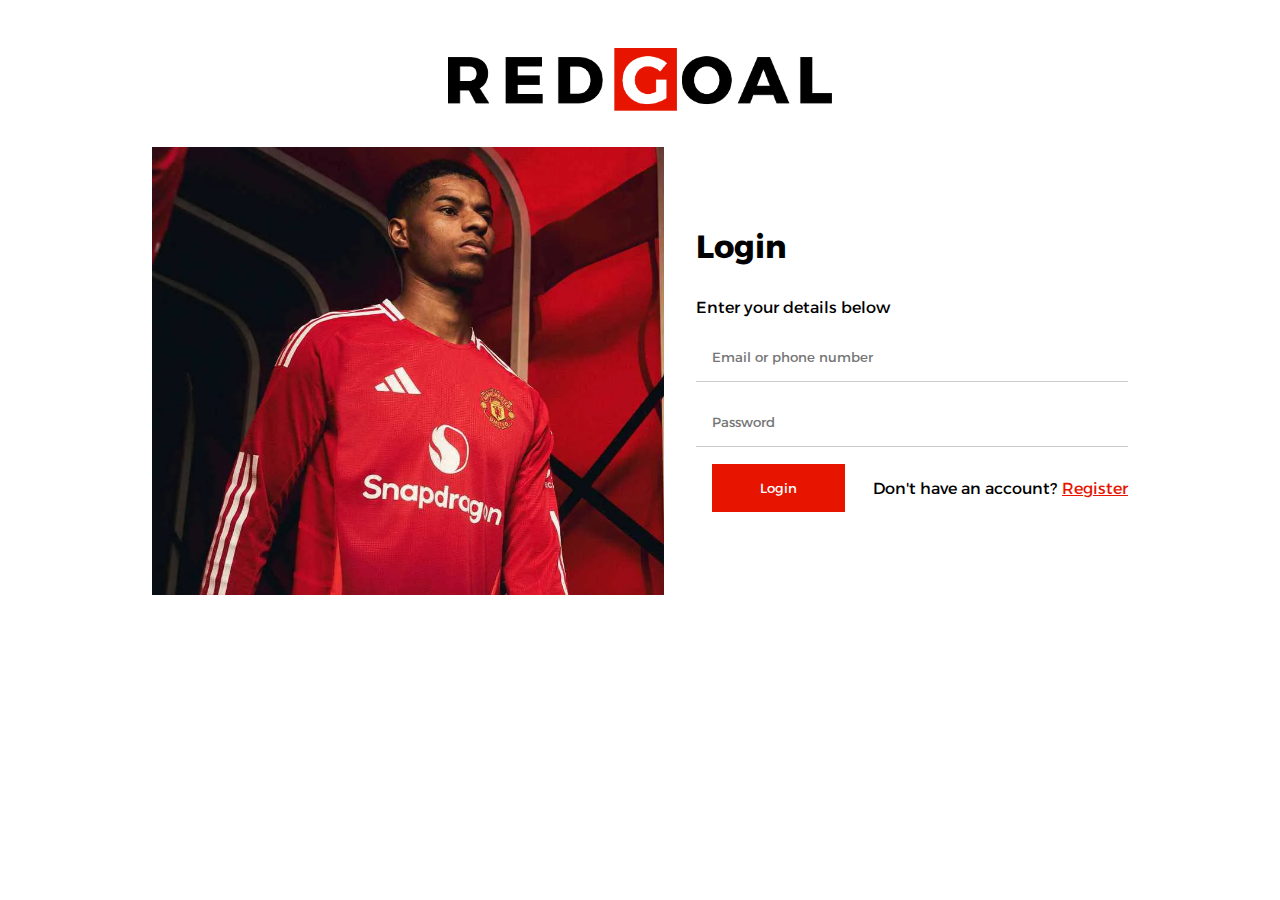
<file: login.html>
<!DOCTYPE html>
<html lang="en">

<head>
    <meta charset="UTF-8">
    <meta name="viewport" content="width=device-width, initial-scale=1.0">
    <link rel="stylesheet" href="css/login.css">
    <link rel="stylesheet" href="css/styles.css">
    <title>Login</title>
</head>

<body>
    <section class="login">
        <div class="logo">
            <img src="images/logo.png" alt="logo">
        </div>
        <div class="login-form">
            <div class="login-photo">
                <img src="images/login.webp" alt="rashford man united">
            </div>
            <form>
                <h1>Login</h1>
                <p>Enter your details below</p>
                <div class="input">
                    <input type="text" placeholder="Email or phone number">
                    <input type="password" placeholder="Password">
                </div>
                <div class="buttons">
                    <button><a href="home.html">Login</a></button>
                    <div class="register">
                        <p>Don't have an account?</p>
                        <a href="signup.html">Register</a>
                    </div>
                </div>
            </form>

        </div>
    </section>
</body>

</html>
</file>
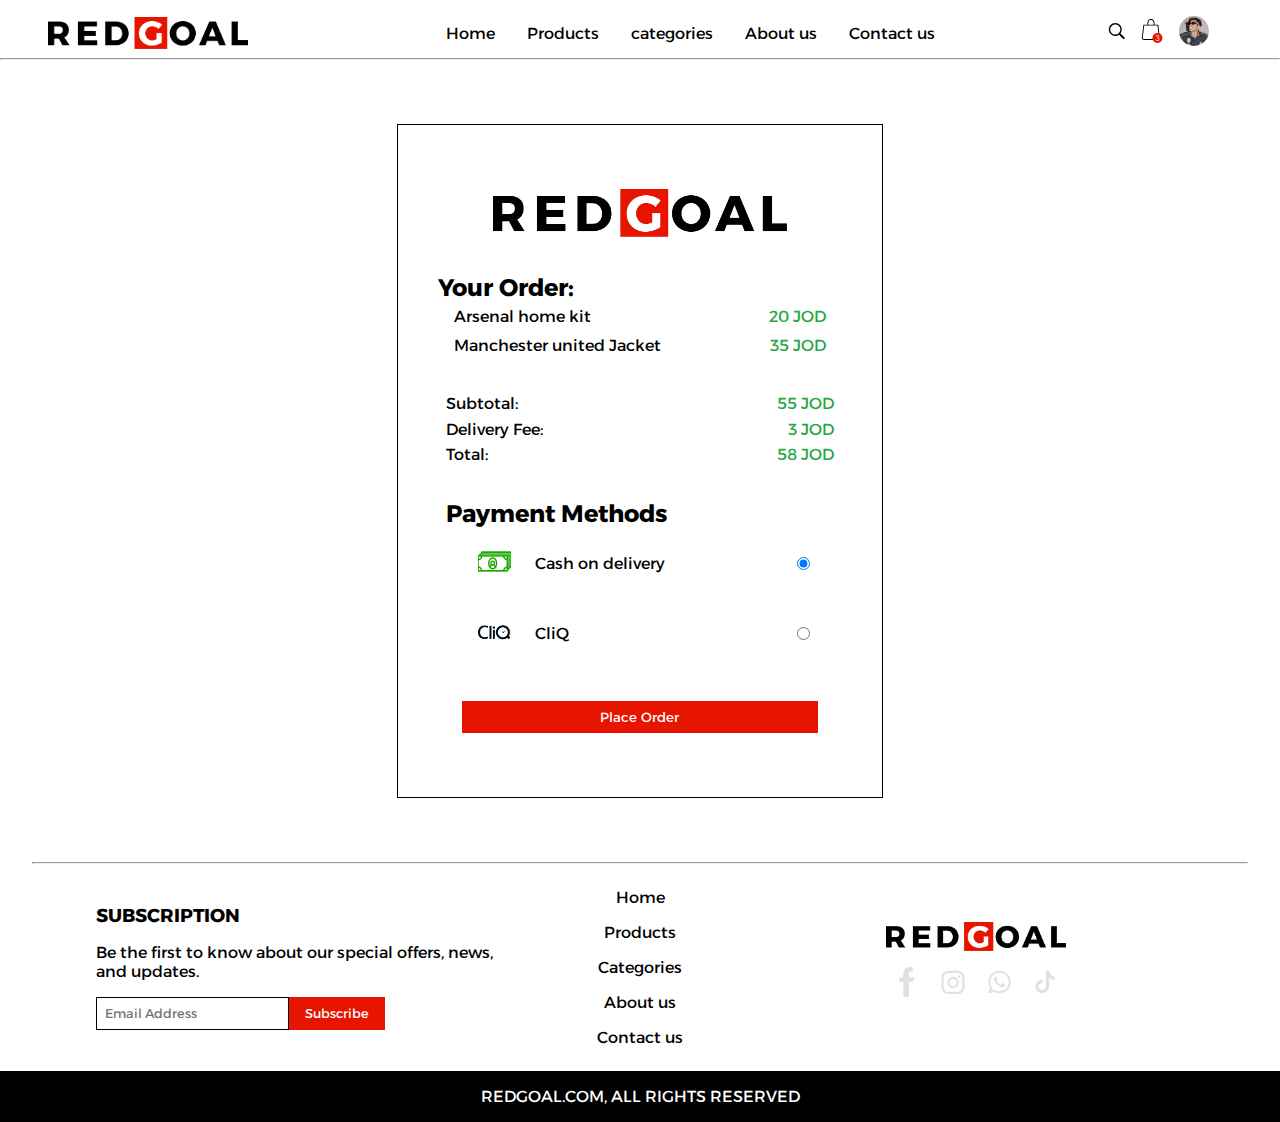
<file: place_order.html>
<!DOCTYPE html>
<html lang="en">

<head>
    <meta charset="UTF-8">
    <meta name="viewport" content="width=device-width, initial-scale=1.0">
    <title>Place Order</title>
    <link rel="stylesheet" href="css/place_order.css">
    <link rel="stylesheet" href="css/styles.css">
</head>

<body>
    <header>
        <nav>
            <img src="images/logo.png" alt="Red Goal Store Logo">
            <div class="mobile-icon">
                <svg width="24" height="24" viewBox="0 0 24 24" fill="none" xmlns="http://www.w3.org/2000/svg">
                    <path d="M3 6H21V8H3V6ZM3 11H21V13H3V11ZM3 16H21V18H3V16Z" fill="black" />
                </svg>
            </div>
            <ul class="start-nav">
                <li><a href="index.html">Home</a></li>
                <li><a href="products.html">Products</a></li>
                <li><a href="categories.html">categories</a></li>
                <li><a href="about_us.html">About us</a></li>
                <li><a href="contact_us.html">Contact us</a></li>
            </ul>
            <ul class="end-nav">
                <li>
                    <svg width="17" height="16" viewBox="0 0 17 16" fill="none" xmlns="http://www.w3.org/2000/svg">
                        <path fill-rule="evenodd" clip-rule="evenodd"
                            d="M15.7338 16C16.2809 16 16.6681 15.5792 16.6681 15.0405C16.6681 14.788 16.5839 14.5439 16.3987 14.3672L12.4345 10.3945C13.2678 9.30037 13.7643 7.94529 13.7643 6.47238C13.7643 2.91215 10.8522 0 7.29196 0C3.74015 0 0.81958 2.90373 0.81958 6.47238C0.81958 10.0326 3.73173 12.9448 7.29196 12.9448C8.69754 12.9448 9.9937 12.4903 11.0542 11.7328L15.0437 15.7223C15.2288 15.9074 15.4729 16 15.7338 16ZM7.29196 11.5476C4.51448 11.5476 2.21674 9.24987 2.21674 6.47238C2.21674 3.6949 4.51448 1.39716 7.29196 1.39716C10.0694 1.39716 12.3672 3.6949 12.3672 6.47238C12.3672 9.24987 10.0694 11.5476 7.29196 11.5476Z"
                            fill="black" />
                    </svg>
                </li>
                <li><svg width="22" height="24" viewBox="0 0 22 24" fill="none" xmlns="http://www.w3.org/2000/svg">
                        <path
                            d="M18.8373 18.4938L17.3081 6.0293C17.2624 5.8043 17.0831 5.625 16.8581 5.625H13.5727V4.36464C13.5727 1.75428 12.1331 0 9.97271 0C7.81235 0 6.37271 1.75428 6.37271 4.36464V5.625H2.81843C2.59343 5.625 2.41413 5.8043 2.36843 6.0293L0.839148 18.4938C0.749499 19.1231 0.974498 19.7981 1.37879 20.2481C1.78309 20.7438 2.41415 21.0128 3.04343 21.0128H16.5893C17.2186 21.0128 17.8497 20.7421 18.254 20.2481C18.7022 19.7999 18.9272 19.1249 18.8376 18.4938H18.8373ZM7.2728 4.4084C7.2728 2.78768 7.99352 0.943757 9.9728 0.943757C11.9521 0.943757 12.6728 2.78948 12.6728 4.4084V5.66876H7.2728V4.4084ZM17.6228 19.6643C17.3521 19.935 16.9935 20.1143 16.6332 20.1143H3.04361C2.63931 20.1143 2.27897 19.935 2.05397 19.6643C1.82897 19.3936 1.69362 18.9893 1.73932 18.585L3.22292 6.56867H16.452L17.9374 18.6291C17.9831 18.9895 17.8477 19.3938 17.6227 19.6645L17.6228 19.6643Z"
                            fill="black" />
                        <rect x="11.4285" y="14" width="10" height="10" rx="5" fill="#E71500" />
                        <path
                            d="M16.4342 22C16.0538 22 15.7147 21.9354 15.4169 21.8061C15.1211 21.6768 14.8857 21.4971 14.7109 21.2671C14.538 21.0352 14.4438 20.7662 14.4285 20.4601H15.1547C15.1701 20.6483 15.2354 20.8108 15.3507 20.9477C15.4659 21.0827 15.6167 21.1873 15.8031 21.2614C15.9895 21.3356 16.196 21.3726 16.4227 21.3726C16.6763 21.3726 16.9011 21.3289 17.0971 21.2414C17.293 21.154 17.4467 21.0323 17.5582 20.8764C17.6696 20.7205 17.7253 20.5399 17.7253 20.3346C17.7253 20.1198 17.6715 19.9306 17.5639 19.7671C17.4563 19.6017 17.2988 19.4724 17.0913 19.3793C16.8838 19.2861 16.6302 19.2395 16.3305 19.2395H15.8579V18.6122H16.3305C16.5649 18.6122 16.7704 18.5703 16.9472 18.4867C17.1259 18.403 17.2652 18.2852 17.3651 18.1331C17.4669 17.981 17.5178 17.8023 17.5178 17.597C17.5178 17.3992 17.4736 17.2272 17.3852 17.0808C17.2969 16.9344 17.172 16.8203 17.0106 16.7386C16.8511 16.6568 16.6629 16.616 16.4458 16.616C16.2421 16.616 16.05 16.653 15.8694 16.7272C15.6907 16.7994 15.5447 16.9049 15.4313 17.0437C15.318 17.1806 15.2565 17.346 15.2469 17.5399H14.5553C14.5668 17.2338 14.66 16.9658 14.8348 16.7357C15.0096 16.5038 15.2383 16.3232 15.5207 16.1939C15.805 16.0646 16.1172 16 16.4573 16C16.8223 16 17.1355 16.0732 17.3968 16.2196C17.6581 16.3641 17.8588 16.5551 17.9991 16.7928C18.1393 17.0304 18.2094 17.2871 18.2094 17.5627C18.2094 17.8916 18.122 18.1721 17.9472 18.404C17.7743 18.6359 17.5389 18.7966 17.2411 18.8859V18.9316C17.6139 18.9924 17.9049 19.1492 18.1143 19.4021C18.3238 19.653 18.4285 19.9639 18.4285 20.3346C18.4285 20.6521 18.3411 20.9373 18.1662 21.1901C17.9933 21.4411 17.757 21.6388 17.4573 21.7833C17.1576 21.9278 16.8166 22 16.4342 22Z"
                            fill="white" />
                    </svg>
                </li>
                <li>
                    <a class="profile-pic" href="login.html">
                        <img src="images/profile-pic.jpeg" alt="User Profile">
                    </a>
                </li>
            </ul>
        </nav>
        <hr>
    </header>
    <section class="place-order">
        <div class="order-box">
            <div class="logo"><img src="images/logo.png" alt="RED GOAL"></div>
            <div class="your-order">
                <h2>Your Order:</h2>
                <div class="order">
                    <p class="order-name">Arsenal home kit</p>
                    <p class="price">20 JOD</p>
                </div>
                <div class="order">
                    <p class="order-name">Manchester united Jacket</p>
                    <p class="price">35 JOD</p>
                </div>
                <div class="order-total">
                    <div class="order-price">
                        <p>Subtotal:</p>
                        <p class="price">55 JOD</p>
                    </div>
                    <div class="order-price">
                        <p>Delivery Fee:</p>
                        <p class="price">3 JOD</p>
                    </div>
                    <div class="order-price">
                        <p>Total:</p>
                        <p class="price">58 JOD</p>
                    </div>
                </div>
                <div class="payment-methods">
                    <h2>Payment Methods</h2>
                    <div class="payment">
                        <div class="payment-method">
                            <div class="icon-name">
                                <div class="payment-icon"><img src="images/icons/cash.png" alt="cash"></div>
                                <p>Cash on delivery</p>
                            </div>
                            <input type="radio" name="payment-method" checked>
                        </div>
                        <div class="payment-method">
                            <div class="icon-name">
                                <div class="payment-icon"><img src="images/icons/cliq.png" alt="cliQ"></div>
                                <p>CliQ</p>
                            </div>
                            <input type="radio" name="payment-method">
                        </div>
                        <button>Place Order</button>
                    </div>
                </div>
            </div>
        </div>
    </section>
    <footer>
        <hr>
        <div class="footer-content">
            <div class="subscription footer-section">
                <h3>SUBSCRIPTION</h3>
                <p>Be the first to know about our special offers, news, and updates.</p>
                <form action="#">
                    <input placeholder="Email Address">
                    <button>Subscribe</button>
                </form>
            </div>


            <div class="footer-nav footer-section">
                <ul>
                    <li><a href="index.html">Home</a></li>
                    <li><a href="products.html">Products</a></li>
                    <li><a href="categories.html">Categories</a></li>
                    <li><a href="about_us.html">About us</a></li>
                    <li><a href="contact_us.html">Contact us</a></li>
                </ul>
            </div>

            <div class="logo-social footer-section">
                <img src="images/logo.png" alt="Red Goal Logo">
                <div class="social-icons">
                    <span class="icon"><svg xmlns="http://www.w3.org/2000/svg" xml:space="preserve" viewBox="0 0 16 16"
                            id="Facebook">
                            <path fill-rule="evenodd"
                                d="M12 5.5H9v-2a1 1 0 0 1 1-1h1V0H9a3 3 0 0 0-3 3v2.5H4V8h2v8h3V8h2l1-2.5z"
                                clip-rule="evenodd" fill="#e1e1e1" class="color000000 svgShape"></path>
                        </svg></span>

                    <span class="icon"><svg xmlns="http://www.w3.org/2000/svg" viewBox="0 0 124 124" id="Instagram">
                            <path fill="#e1e1e1"
                                d="M87.2 33.6c-3.1 0-5.6 2.5-5.6 5.6 0 3.1 2.5 5.6 5.6 5.6 3.1 0 5.6-2.5 5.6-5.6 0-3.1-2.5-5.6-5.6-5.6zm-25 7.2c-13 0-23.6 10.6-23.6 23.6S49.2 88 62.2 88s23.6-10.6 23.6-23.6-10.6-23.6-23.6-23.6zm0 38.8c-8.4 0-15.1-6.8-15.1-15.1 0-8.4 6.8-15.1 15.1-15.1 8.4 0 15.1 6.8 15.1 15.1s-6.8 15.1-15.1 15.1zm47.7-34.8C109.9 28.9 97 16 81.1 16H43c-15.9 0-28.8 12.9-28.8 28.8v38.1c0 15.9 12.9 28.8 28.8 28.8h38c15.9 0 28.8-12.9 28.8-28.8V44.8zm-9.1 38c0 10.9-8.9 19.8-19.8 19.8H43c-10.9 0-19.8-8.9-19.8-19.8v-38C23.2 33.8 32 25 43 25h38c10.9 0 19.8 8.9 19.8 19.8v38z"
                                class="color333033 svgShape"></path>
                        </svg></span>

                    <span class="icon"><svg xmlns="http://www.w3.org/2000/svg" enable-background="new 0 0 124 124"
                            viewBox="0 0 124 124" id="Whatsapp">
                            <path fill="#e1e1e1" fill-rule="evenodd" d="M64,15.8c-25.5,0-46.2,20.7-46.2,46.2c0,9,2.5,17.6,7.4,25.1l-7,15.5
                                      c-0.6,1.4-0.4,3.1,0.6,4.3c0.8,0.9,1.9,1.4,3.1,1.4c0.4,0,0.7,0,1.1-0.1l19.4-5.3c6.7,3.6,14.2,5.5,21.8,5.5
                                      c25.5,0,46.2-20.7,46.2-46.2C110.2,36.5,89.5,15.8,64,15.8z M64,100.2c-6.8,0-13.4-1.8-19.2-5.2c-0.6-0.4-1.3-0.6-2-0.6
                                      c-0.4,0-0.7,0-1.1,0.1L29,98l4.4-9.7c0.6-1.3,0.4-2.9-0.4-4c-4.7-6.5-7.2-14.2-7.2-22.3C25.8,41,43,23.8,64,23.8
                                      c21,0,38.2,17.1,38.2,38.2C102.2,83,85.1,100.2,64,100.2z" clip-rule="evenodd"
                                class="color333033 svgShape"></path>
                            <path fill="#e1e1e1" fill-rule="evenodd" d="M81.8,68.9c-1.9-1.2-4.5-2.5-6.7-1.5c-1.7,0.7-2.9,3.5-4,4.9c-0.6,0.7-1.3,0.8-2.2,0.5
                                      c-6.6-2.6-11.6-7-15.2-13c-0.6-0.9-0.5-1.7,0.2-2.6c1.1-1.3,2.5-2.8,2.8-4.5c0.3-1.7-0.5-3.8-1.2-5.3c-0.9-2-1.9-4.8-3.9-5.9
                                      c-1.8-1-4.2-0.5-5.8,0.9c-2.8,2.3-4.2,5.9-4.1,9.4c0,1,0.1,2,0.4,3c0.6,2.3,1.6,4.5,2.9,6.6c0.9,1.6,1.9,3.1,3,4.5
                                      c3.5,4.8,7.9,8.9,12.9,12c2.5,1.5,5.3,2.9,8.1,3.8c3.2,1,6,2.1,9.4,1.5c3.6-0.7,7.1-2.9,8.5-6.3c0.4-1,0.6-2.2,0.4-3.2
                                      C86.6,71.3,83.6,70,81.8,68.9z" clip-rule="evenodd" class="color333033 svgShape">
                            </path>
                        </svg></span>
                    <span class="icon"><svg xmlns="http://www.w3.org/2000/svg" viewBox="0 0 24 24" id="Tiktok">
                            <path
                                d="M6.977 15.532a2.791 2.791 0 0 0 2.791 2.792 2.859 2.859 0 0 0 2.9-2.757L12.7 3h2.578A4.8 4.8 0 0 0 19.7 7.288v2.995a4.676 4.676 0 0 1-.443.022 4.8 4.8 0 0 1-4.02-2.172v7.4a5.469 5.469 0 1 1-5.469-5.469c.114 0 .226.01.338.017v2.7a2.909 2.909 0 0 0-.338-.034 2.791 2.791 0 0 0-2.791 2.785Z"
                                fill="#e1e1e1" class="color000000 svgShape"></path>
                        </svg></span>
                </div>
            </div>
        </div>

        <div class="footer-bottom">
            <p>REDGOAL.COM, ALL RIGHTS RESERVED</p>
        </div>
    </footer>
</body>

</html>
</file>
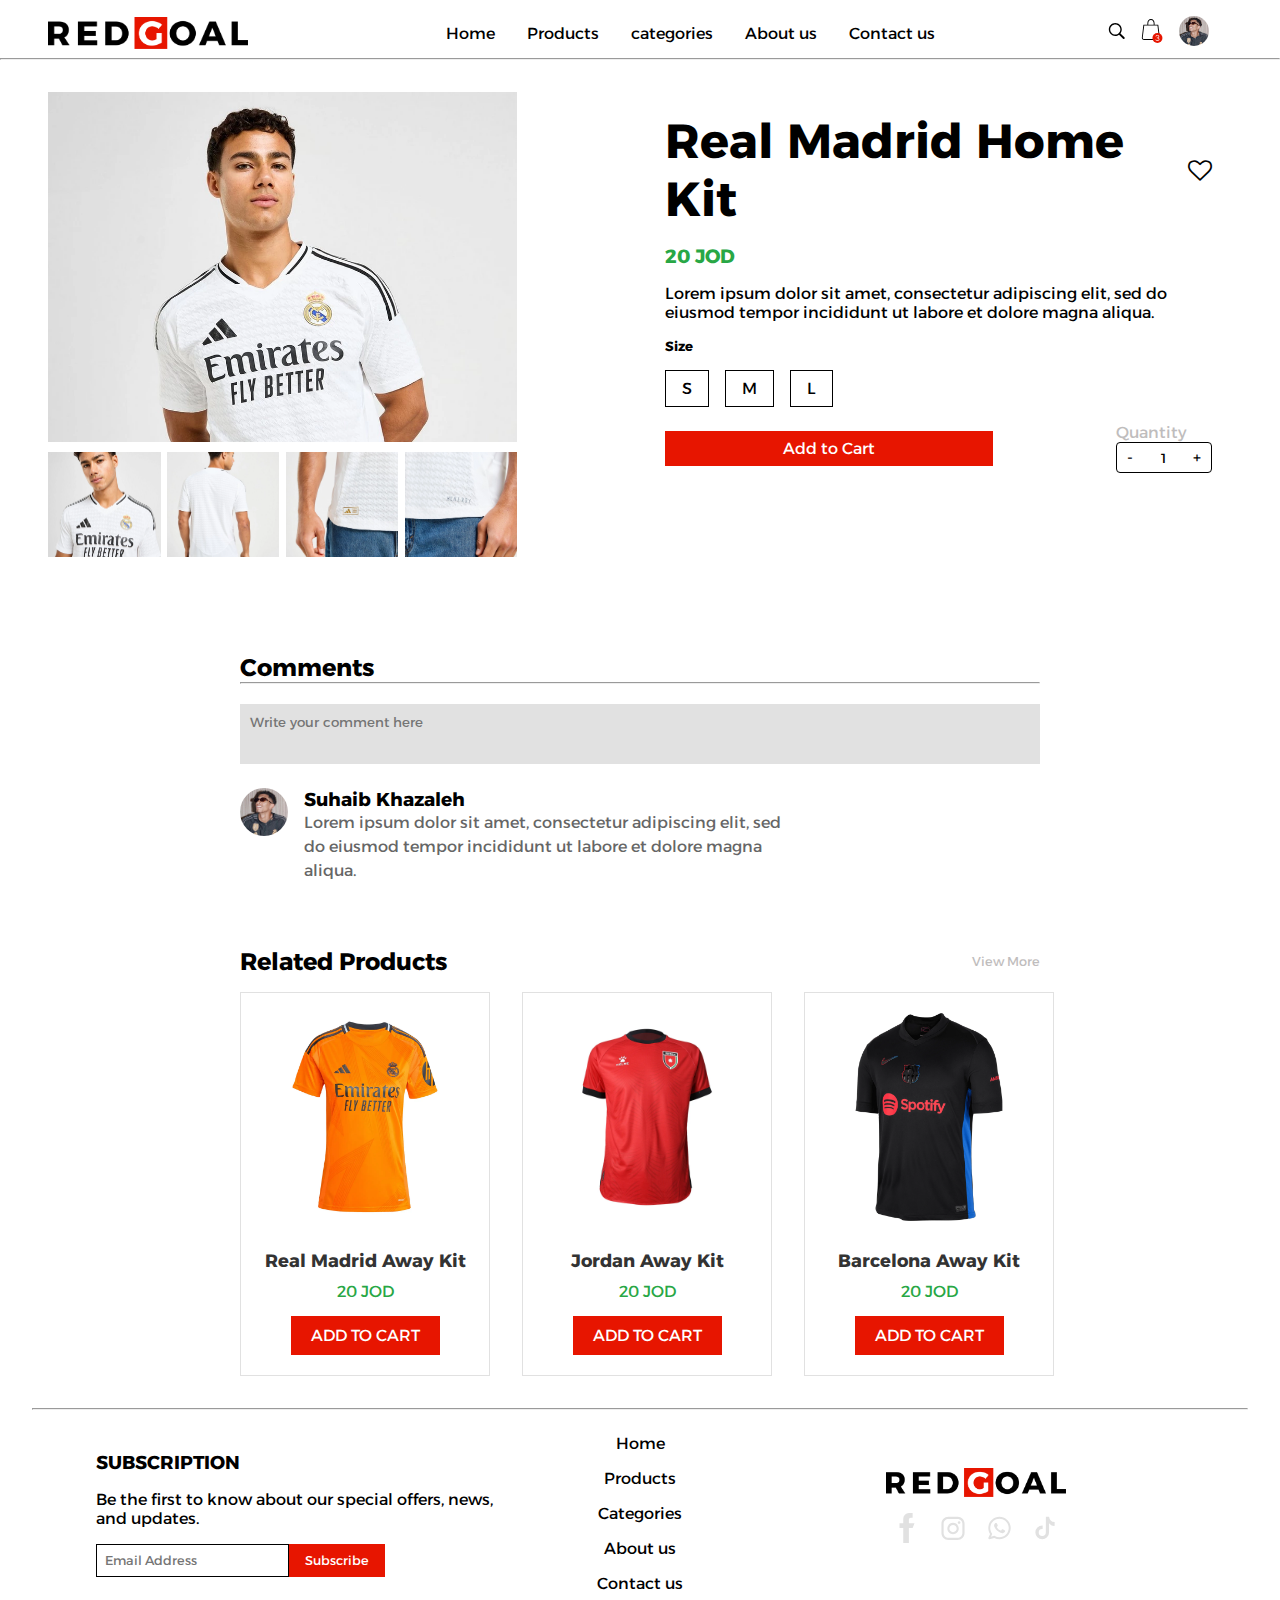
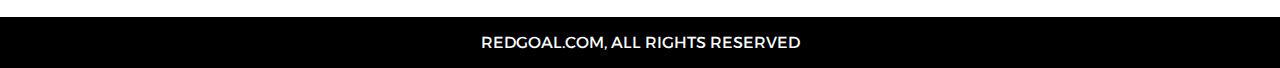
<file: product.html>
<!DOCTYPE html>
<html lang="en">

<head>
    <meta charset="UTF-8">
    <meta name="viewport" content="width=device-width, initial-scale=1.0">
    <title>Product Page</title>
    <link rel="stylesheet" href="css/styles.css">
    <link rel="stylesheet" href="css/product.css">
    <link rel="stylesheet" href="https://cdnjs.cloudflare.com/ajax/libs/font-awesome/4.7.0/css/font-awesome.min.css">
</head>

<body>
    <header>
        <nav>
            <img src="images/logo.png" alt="Red Goal Store Logo">
            <div class="mobile-icon">
                <svg width="24" height="24" viewBox="0 0 24 24" fill="none" xmlns="http://www.w3.org/2000/svg">
                    <path d="M3 6H21V8H3V6ZM3 11H21V13H3V11ZM3 16H21V18H3V16Z" fill="black" />
                </svg>
            </div>
            <ul class="start-nav">
                <li><a href="index.html">Home</a></li>
                <li><a href="products.html">Products</a></li>
                <li><a href="categories.html">categories</a></li>
                <li><a href="about_us.html">About us</a></li>
                <li><a href="contact_us.html">Contact us</a></li>
            </ul>
            <ul class="end-nav">
                <li>
                    <svg width="17" height="16" viewBox="0 0 17 16" fill="none" xmlns="http://www.w3.org/2000/svg">
                        <path fill-rule="evenodd" clip-rule="evenodd"
                            d="M15.7338 16C16.2809 16 16.6681 15.5792 16.6681 15.0405C16.6681 14.788 16.5839 14.5439 16.3987 14.3672L12.4345 10.3945C13.2678 9.30037 13.7643 7.94529 13.7643 6.47238C13.7643 2.91215 10.8522 0 7.29196 0C3.74015 0 0.81958 2.90373 0.81958 6.47238C0.81958 10.0326 3.73173 12.9448 7.29196 12.9448C8.69754 12.9448 9.9937 12.4903 11.0542 11.7328L15.0437 15.7223C15.2288 15.9074 15.4729 16 15.7338 16ZM7.29196 11.5476C4.51448 11.5476 2.21674 9.24987 2.21674 6.47238C2.21674 3.6949 4.51448 1.39716 7.29196 1.39716C10.0694 1.39716 12.3672 3.6949 12.3672 6.47238C12.3672 9.24987 10.0694 11.5476 7.29196 11.5476Z"
                            fill="black" />
                    </svg>
                </li>
                <li><svg width="22" height="24" viewBox="0 0 22 24" fill="none" xmlns="http://www.w3.org/2000/svg">
                        <path
                            d="M18.8373 18.4938L17.3081 6.0293C17.2624 5.8043 17.0831 5.625 16.8581 5.625H13.5727V4.36464C13.5727 1.75428 12.1331 0 9.97271 0C7.81235 0 6.37271 1.75428 6.37271 4.36464V5.625H2.81843C2.59343 5.625 2.41413 5.8043 2.36843 6.0293L0.839148 18.4938C0.749499 19.1231 0.974498 19.7981 1.37879 20.2481C1.78309 20.7438 2.41415 21.0128 3.04343 21.0128H16.5893C17.2186 21.0128 17.8497 20.7421 18.254 20.2481C18.7022 19.7999 18.9272 19.1249 18.8376 18.4938H18.8373ZM7.2728 4.4084C7.2728 2.78768 7.99352 0.943757 9.9728 0.943757C11.9521 0.943757 12.6728 2.78948 12.6728 4.4084V5.66876H7.2728V4.4084ZM17.6228 19.6643C17.3521 19.935 16.9935 20.1143 16.6332 20.1143H3.04361C2.63931 20.1143 2.27897 19.935 2.05397 19.6643C1.82897 19.3936 1.69362 18.9893 1.73932 18.585L3.22292 6.56867H16.452L17.9374 18.6291C17.9831 18.9895 17.8477 19.3938 17.6227 19.6645L17.6228 19.6643Z"
                            fill="black" />
                        <rect x="11.4285" y="14" width="10" height="10" rx="5" fill="#E71500" />
                        <path
                            d="M16.4342 22C16.0538 22 15.7147 21.9354 15.4169 21.8061C15.1211 21.6768 14.8857 21.4971 14.7109 21.2671C14.538 21.0352 14.4438 20.7662 14.4285 20.4601H15.1547C15.1701 20.6483 15.2354 20.8108 15.3507 20.9477C15.4659 21.0827 15.6167 21.1873 15.8031 21.2614C15.9895 21.3356 16.196 21.3726 16.4227 21.3726C16.6763 21.3726 16.9011 21.3289 17.0971 21.2414C17.293 21.154 17.4467 21.0323 17.5582 20.8764C17.6696 20.7205 17.7253 20.5399 17.7253 20.3346C17.7253 20.1198 17.6715 19.9306 17.5639 19.7671C17.4563 19.6017 17.2988 19.4724 17.0913 19.3793C16.8838 19.2861 16.6302 19.2395 16.3305 19.2395H15.8579V18.6122H16.3305C16.5649 18.6122 16.7704 18.5703 16.9472 18.4867C17.1259 18.403 17.2652 18.2852 17.3651 18.1331C17.4669 17.981 17.5178 17.8023 17.5178 17.597C17.5178 17.3992 17.4736 17.2272 17.3852 17.0808C17.2969 16.9344 17.172 16.8203 17.0106 16.7386C16.8511 16.6568 16.6629 16.616 16.4458 16.616C16.2421 16.616 16.05 16.653 15.8694 16.7272C15.6907 16.7994 15.5447 16.9049 15.4313 17.0437C15.318 17.1806 15.2565 17.346 15.2469 17.5399H14.5553C14.5668 17.2338 14.66 16.9658 14.8348 16.7357C15.0096 16.5038 15.2383 16.3232 15.5207 16.1939C15.805 16.0646 16.1172 16 16.4573 16C16.8223 16 17.1355 16.0732 17.3968 16.2196C17.6581 16.3641 17.8588 16.5551 17.9991 16.7928C18.1393 17.0304 18.2094 17.2871 18.2094 17.5627C18.2094 17.8916 18.122 18.1721 17.9472 18.404C17.7743 18.6359 17.5389 18.7966 17.2411 18.8859V18.9316C17.6139 18.9924 17.9049 19.1492 18.1143 19.4021C18.3238 19.653 18.4285 19.9639 18.4285 20.3346C18.4285 20.6521 18.3411 20.9373 18.1662 21.1901C17.9933 21.4411 17.757 21.6388 17.4573 21.7833C17.1576 21.9278 16.8166 22 16.4342 22Z"
                            fill="white" />
                    </svg>
                </li>
                <li> <a class="profile-pic" href="login.html">
                        <img src="images/profile-pic.jpeg" alt="User Profile">
                    </a>
                </li>
            </ul>
        </nav>
        <hr>
    </header>

    <section class="main-product">
        <div class="product-photos">
            <div class="main-photo">
                <img src="images/main-product.webp" alt="Product Image">
            </div>
            <div class="other-photos">
                <img src="images/product1.webp" alt="Product Image">
                <img src="images/product2.webp" alt="Product Image">
                <img src="images/product3.webp" alt="Product Image">
                <img src="images/product4.webp" alt="Product Image">
            </div>
        </div>
        <div class="product-options">
            <div class="product-name">
                <h1>Real Madrid Home Kit</h1>
                <span class="fa fa-heart-o" aria-hidden="true"></span>
            </div>
            <div class="product-price">
                <h4>20 JOD</h4>
            </div>
            <p class="product-description">
                Lorem ipsum dolor sit amet, consectetur adipiscing elit, sed do eiusmod tempor incididunt ut labore et
                dolore magna aliqua.
            </p>
            <div class="product-size">
                <h5>Size</h5>
                <div class="sizes">
                    <span>S</span>
                    <span>M</span>
                    <span>L</span>
                </div>
            </div>
            <div class="add-to-cart">
                <button class="add-to-cart-button"><a href="cart.html">Add to Cart</a></button>
                <div class="quantity">
                    <label>Quantity</label>
                    <div class="quantity-select">
                        <button class="decrement">-</button>
                        <input value="1" readonly>
                        <button class="increment">+</button>
                    </div>
                </div>
            </div>
        </div>

    </section>

    <section class="comments">
        <h2>Comments</h2>
        <hr>
        <div class="comment-box">
            <textarea placeholder="Write your comment here"></textarea>
        </div>
        <div class="comment">
            <img src="images/profile-pic.jpeg" alt="User Profile">
            <div class="comment-content">
                <h3>Suhaib Khazaleh</h3>
                <p>Lorem ipsum dolor sit amet, consectetur adipiscing elit, sed do eiusmod tempor incididunt ut labore
                    et dolore magna aliqua.</p>
            </div>
        </div>
    </section>

    <section class="related-products">
        <div class="related-products-title">
            <h2>Related Products</h2>
            <p>View More</p>
        </div>
        <div class="related-products-grid">
            <a href="product.html" class="product-card">
                <img src="images/madrid.webp" alt="Real Madrid Away Kit">
                <h3>Real Madrid Away Kit</h3>
                <div class="price">20 JOD</div>
                <button>ADD TO CART</button>
            </a>
            <a href="product.html" class="product-card">
                <img src="images/jordan-product.webp" alt="Real Madrid Away Kit">
                <h3>Jordan Away Kit</h3>
                <div class="price">20 JOD</div>
                <button>ADD TO CART</button>
            </a>
            <a href="product.html" class="product-card">
                <img src="images/barcelona-product.webp" alt="Real Madrid Away Kit">
                <h3>Barcelona Away Kit</h3>
                <div class="price">20 JOD</div>
                <button>ADD TO CART</button>
            </a>
        </div>
    </section>
    <footer>
        <hr>
        <div class="footer-content">
            <div class="subscription footer-section">
                <h3>SUBSCRIPTION</h3>
                <p>Be the first to know about our special offers, news, and updates.</p>
                <form action="#">
                    <input placeholder="Email Address">
                    <button>Subscribe</button>
                </form>
            </div>
            <div class="footer-nav footer-section">
                <ul>
                    <li><a href="index.html">Home</a></li>
                    <li><a href="products.html">Products</a></li>
                    <li><a href="categories.html">Categories</a></li>
                    <li><a href="about_us.html">About us</a></li>
                    <li><a href="contact_us.html">Contact us</a></li>
                </ul>
            </div>

            <div class="logo-social footer-section">
                <img src="images/logo.png" alt="Red Goal Logo">
                <div class="social-icons">
                    <span class="icon"><svg xmlns="http://www.w3.org/2000/svg" xml:space="preserve" viewBox="0 0 16 16"
                            id="Facebook">
                            <path fill-rule="evenodd"
                                d="M12 5.5H9v-2a1 1 0 0 1 1-1h1V0H9a3 3 0 0 0-3 3v2.5H4V8h2v8h3V8h2l1-2.5z"
                                clip-rule="evenodd" fill="#e1e1e1" class="color000000 svgShape"></path>
                        </svg></span>

                    <span class="icon"><svg xmlns="http://www.w3.org/2000/svg" viewBox="0 0 124 124" id="Instagram">
                            <path fill="#e1e1e1"
                                d="M87.2 33.6c-3.1 0-5.6 2.5-5.6 5.6 0 3.1 2.5 5.6 5.6 5.6 3.1 0 5.6-2.5 5.6-5.6 0-3.1-2.5-5.6-5.6-5.6zm-25 7.2c-13 0-23.6 10.6-23.6 23.6S49.2 88 62.2 88s23.6-10.6 23.6-23.6-10.6-23.6-23.6-23.6zm0 38.8c-8.4 0-15.1-6.8-15.1-15.1 0-8.4 6.8-15.1 15.1-15.1 8.4 0 15.1 6.8 15.1 15.1s-6.8 15.1-15.1 15.1zm47.7-34.8C109.9 28.9 97 16 81.1 16H43c-15.9 0-28.8 12.9-28.8 28.8v38.1c0 15.9 12.9 28.8 28.8 28.8h38c15.9 0 28.8-12.9 28.8-28.8V44.8zm-9.1 38c0 10.9-8.9 19.8-19.8 19.8H43c-10.9 0-19.8-8.9-19.8-19.8v-38C23.2 33.8 32 25 43 25h38c10.9 0 19.8 8.9 19.8 19.8v38z"
                                class="color333033 svgShape"></path>
                        </svg></span>

                    <span class="icon"><svg xmlns="http://www.w3.org/2000/svg" enable-background="new 0 0 124 124"
                            viewBox="0 0 124 124" id="Whatsapp">
                            <path fill="#e1e1e1" fill-rule="evenodd" d="M64,15.8c-25.5,0-46.2,20.7-46.2,46.2c0,9,2.5,17.6,7.4,25.1l-7,15.5
                                      c-0.6,1.4-0.4,3.1,0.6,4.3c0.8,0.9,1.9,1.4,3.1,1.4c0.4,0,0.7,0,1.1-0.1l19.4-5.3c6.7,3.6,14.2,5.5,21.8,5.5
                                      c25.5,0,46.2-20.7,46.2-46.2C110.2,36.5,89.5,15.8,64,15.8z M64,100.2c-6.8,0-13.4-1.8-19.2-5.2c-0.6-0.4-1.3-0.6-2-0.6
                                      c-0.4,0-0.7,0-1.1,0.1L29,98l4.4-9.7c0.6-1.3,0.4-2.9-0.4-4c-4.7-6.5-7.2-14.2-7.2-22.3C25.8,41,43,23.8,64,23.8
                                      c21,0,38.2,17.1,38.2,38.2C102.2,83,85.1,100.2,64,100.2z" clip-rule="evenodd"
                                class="color333033 svgShape"></path>
                            <path fill="#e1e1e1" fill-rule="evenodd" d="M81.8,68.9c-1.9-1.2-4.5-2.5-6.7-1.5c-1.7,0.7-2.9,3.5-4,4.9c-0.6,0.7-1.3,0.8-2.2,0.5
                                      c-6.6-2.6-11.6-7-15.2-13c-0.6-0.9-0.5-1.7,0.2-2.6c1.1-1.3,2.5-2.8,2.8-4.5c0.3-1.7-0.5-3.8-1.2-5.3c-0.9-2-1.9-4.8-3.9-5.9
                                      c-1.8-1-4.2-0.5-5.8,0.9c-2.8,2.3-4.2,5.9-4.1,9.4c0,1,0.1,2,0.4,3c0.6,2.3,1.6,4.5,2.9,6.6c0.9,1.6,1.9,3.1,3,4.5
                                      c3.5,4.8,7.9,8.9,12.9,12c2.5,1.5,5.3,2.9,8.1,3.8c3.2,1,6,2.1,9.4,1.5c3.6-0.7,7.1-2.9,8.5-6.3c0.4-1,0.6-2.2,0.4-3.2
                                      C86.6,71.3,83.6,70,81.8,68.9z" clip-rule="evenodd" class="color333033 svgShape">
                            </path>
                        </svg></span>
                    <span class="icon"><svg xmlns="http://www.w3.org/2000/svg" viewBox="0 0 24 24" id="Tiktok">
                            <path
                                d="M6.977 15.532a2.791 2.791 0 0 0 2.791 2.792 2.859 2.859 0 0 0 2.9-2.757L12.7 3h2.578A4.8 4.8 0 0 0 19.7 7.288v2.995a4.676 4.676 0 0 1-.443.022 4.8 4.8 0 0 1-4.02-2.172v7.4a5.469 5.469 0 1 1-5.469-5.469c.114 0 .226.01.338.017v2.7a2.909 2.909 0 0 0-.338-.034 2.791 2.791 0 0 0-2.791 2.785Z"
                                fill="#e1e1e1" class="color000000 svgShape"></path>
                        </svg></span>
                </div>
            </div>
        </div>

        <div class="footer-bottom">
            <p>REDGOAL.COM, ALL RIGHTS RESERVED</p>
        </div>
    </footer>
</body>

</html>
</file>
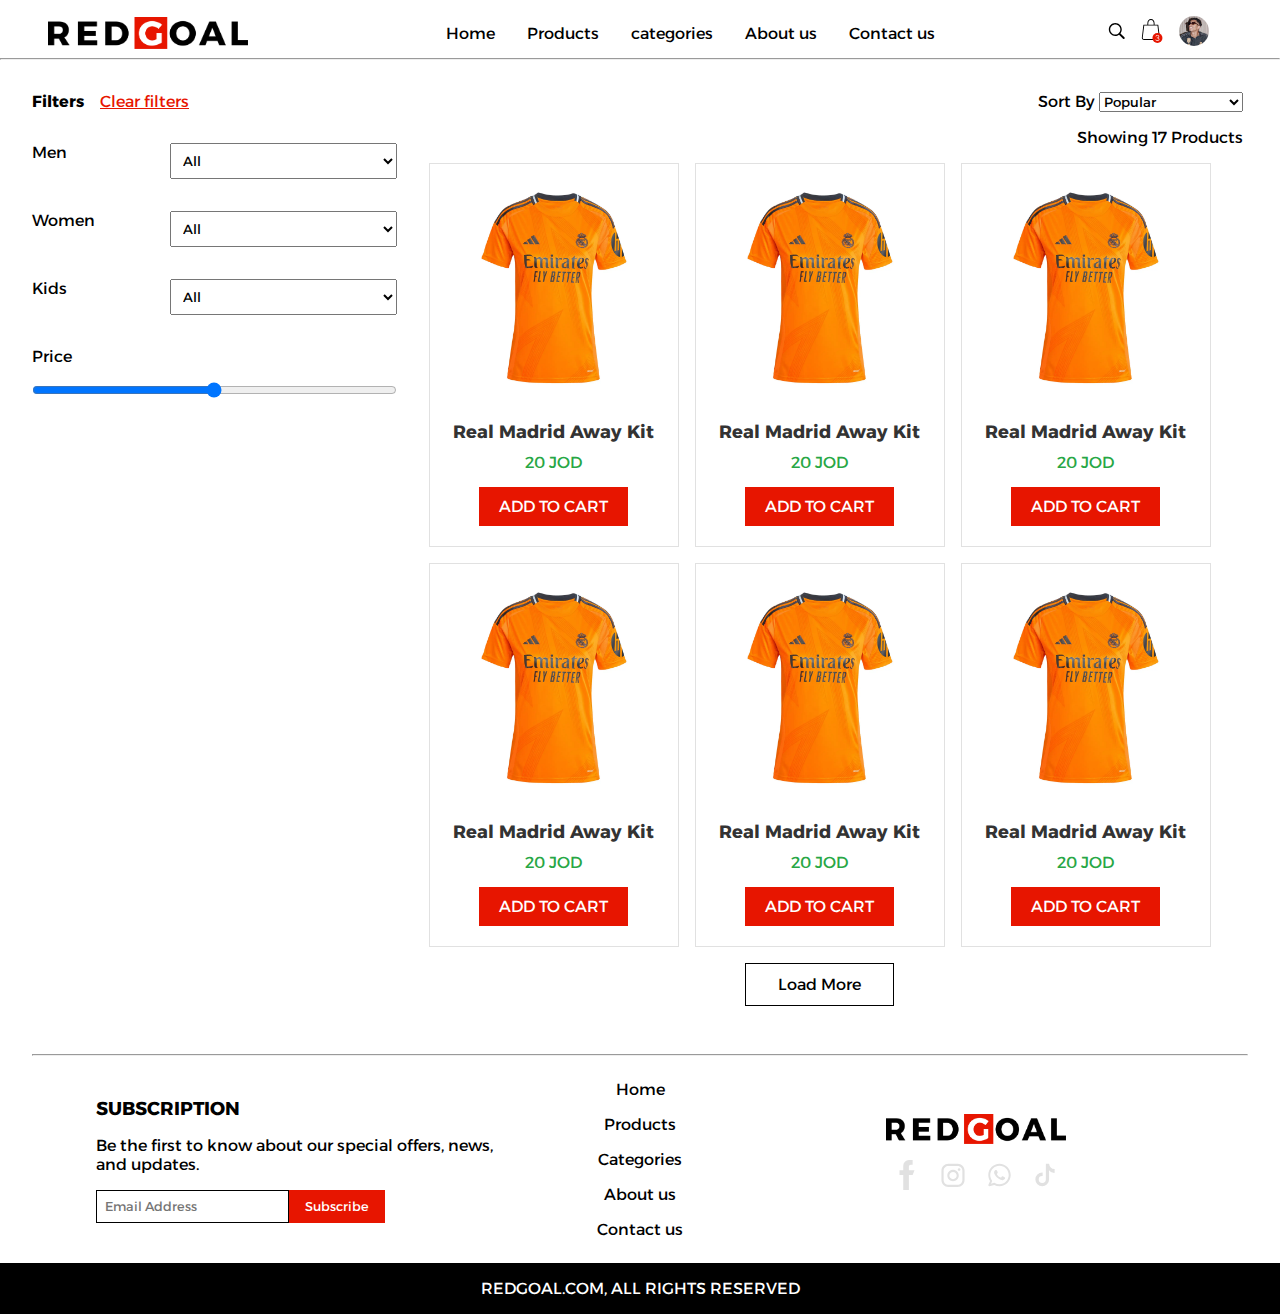
<file: products.html>
<!DOCTYPE html>
<html lang="en">

<head>
    <meta charset="UTF-8">
    <meta name="viewport" content="width=device-width, initial-scale=1.0">
    <title>Products</title>
    <link rel="stylesheet" href="css/styles.css">
    <link rel="stylesheet" href="css/products.css">
</head>

<body>
    <header>
        <nav>
            <img src="images/logo.png" alt="Red Goal Store Logo">
            <div class="mobile-icon">
                <svg width="24" height="24" viewBox="0 0 24 24" fill="none" xmlns="http://www.w3.org/2000/svg">
                    <path d="M3 6H21V8H3V6ZM3 11H21V13H3V11ZM3 16H21V18H3V16Z" fill="black" />
                </svg>
            </div>
            <ul class="start-nav">
                <li><a href="index.html">Home</a></li>
                <li><a href="products.html">Products</a></li>
                <li><a href="categories.html">categories</a></li>
                <li><a href="about_us.html">About us</a></li>
                <li><a href="contact_us.html">Contact us</a></li>
            </ul>
            <ul class="end-nav">
                <li>
                    <svg width="17" height="16" viewBox="0 0 17 16" fill="none" xmlns="http://www.w3.org/2000/svg">
                        <path fill-rule="evenodd" clip-rule="evenodd"
                            d="M15.7338 16C16.2809 16 16.6681 15.5792 16.6681 15.0405C16.6681 14.788 16.5839 14.5439 16.3987 14.3672L12.4345 10.3945C13.2678 9.30037 13.7643 7.94529 13.7643 6.47238C13.7643 2.91215 10.8522 0 7.29196 0C3.74015 0 0.81958 2.90373 0.81958 6.47238C0.81958 10.0326 3.73173 12.9448 7.29196 12.9448C8.69754 12.9448 9.9937 12.4903 11.0542 11.7328L15.0437 15.7223C15.2288 15.9074 15.4729 16 15.7338 16ZM7.29196 11.5476C4.51448 11.5476 2.21674 9.24987 2.21674 6.47238C2.21674 3.6949 4.51448 1.39716 7.29196 1.39716C10.0694 1.39716 12.3672 3.6949 12.3672 6.47238C12.3672 9.24987 10.0694 11.5476 7.29196 11.5476Z"
                            fill="black" />
                    </svg>
                </li>
                <li><svg width="22" height="24" viewBox="0 0 22 24" fill="none" xmlns="http://www.w3.org/2000/svg">
                        <path
                            d="M18.8373 18.4938L17.3081 6.0293C17.2624 5.8043 17.0831 5.625 16.8581 5.625H13.5727V4.36464C13.5727 1.75428 12.1331 0 9.97271 0C7.81235 0 6.37271 1.75428 6.37271 4.36464V5.625H2.81843C2.59343 5.625 2.41413 5.8043 2.36843 6.0293L0.839148 18.4938C0.749499 19.1231 0.974498 19.7981 1.37879 20.2481C1.78309 20.7438 2.41415 21.0128 3.04343 21.0128H16.5893C17.2186 21.0128 17.8497 20.7421 18.254 20.2481C18.7022 19.7999 18.9272 19.1249 18.8376 18.4938H18.8373ZM7.2728 4.4084C7.2728 2.78768 7.99352 0.943757 9.9728 0.943757C11.9521 0.943757 12.6728 2.78948 12.6728 4.4084V5.66876H7.2728V4.4084ZM17.6228 19.6643C17.3521 19.935 16.9935 20.1143 16.6332 20.1143H3.04361C2.63931 20.1143 2.27897 19.935 2.05397 19.6643C1.82897 19.3936 1.69362 18.9893 1.73932 18.585L3.22292 6.56867H16.452L17.9374 18.6291C17.9831 18.9895 17.8477 19.3938 17.6227 19.6645L17.6228 19.6643Z"
                            fill="black" />
                        <rect x="11.4285" y="14" width="10" height="10" rx="5" fill="#E71500" />
                        <path
                            d="M16.4342 22C16.0538 22 15.7147 21.9354 15.4169 21.8061C15.1211 21.6768 14.8857 21.4971 14.7109 21.2671C14.538 21.0352 14.4438 20.7662 14.4285 20.4601H15.1547C15.1701 20.6483 15.2354 20.8108 15.3507 20.9477C15.4659 21.0827 15.6167 21.1873 15.8031 21.2614C15.9895 21.3356 16.196 21.3726 16.4227 21.3726C16.6763 21.3726 16.9011 21.3289 17.0971 21.2414C17.293 21.154 17.4467 21.0323 17.5582 20.8764C17.6696 20.7205 17.7253 20.5399 17.7253 20.3346C17.7253 20.1198 17.6715 19.9306 17.5639 19.7671C17.4563 19.6017 17.2988 19.4724 17.0913 19.3793C16.8838 19.2861 16.6302 19.2395 16.3305 19.2395H15.8579V18.6122H16.3305C16.5649 18.6122 16.7704 18.5703 16.9472 18.4867C17.1259 18.403 17.2652 18.2852 17.3651 18.1331C17.4669 17.981 17.5178 17.8023 17.5178 17.597C17.5178 17.3992 17.4736 17.2272 17.3852 17.0808C17.2969 16.9344 17.172 16.8203 17.0106 16.7386C16.8511 16.6568 16.6629 16.616 16.4458 16.616C16.2421 16.616 16.05 16.653 15.8694 16.7272C15.6907 16.7994 15.5447 16.9049 15.4313 17.0437C15.318 17.1806 15.2565 17.346 15.2469 17.5399H14.5553C14.5668 17.2338 14.66 16.9658 14.8348 16.7357C15.0096 16.5038 15.2383 16.3232 15.5207 16.1939C15.805 16.0646 16.1172 16 16.4573 16C16.8223 16 17.1355 16.0732 17.3968 16.2196C17.6581 16.3641 17.8588 16.5551 17.9991 16.7928C18.1393 17.0304 18.2094 17.2871 18.2094 17.5627C18.2094 17.8916 18.122 18.1721 17.9472 18.404C17.7743 18.6359 17.5389 18.7966 17.2411 18.8859V18.9316C17.6139 18.9924 17.9049 19.1492 18.1143 19.4021C18.3238 19.653 18.4285 19.9639 18.4285 20.3346C18.4285 20.6521 18.3411 20.9373 18.1662 21.1901C17.9933 21.4411 17.757 21.6388 17.4573 21.7833C17.1576 21.9278 16.8166 22 16.4342 22Z"
                            fill="white" />
                    </svg>
                </li>
                <li> <a class="profile-pic" href="login.html">
                        <img src="images/profile-pic.jpeg" alt="User Profile">
                    </a>
                </li>
            </ul>
        </nav>
        <hr>
    </header>
    <section class="products">

        <div class="filters">
            <div class="mobile-icon">
                <svg width="24" height="24" viewBox="0 0 24 24" fill="none" xmlns="http://www.w3.org/2000/svg">
                    <path d="M3 6H21V8H3V6ZM3 11H21V13H3V11ZM3 16H21V18H3V16Z" fill="black" />
                </svg>
            </div>
            <div class="filters-title">
                <h4>Filters</h4>
                <a>Clear filters</a>
            </div>
            <form class="filters-form">
                <div>
                    <label>Men</label>
                    <select>
                        <option>All</option>
                        <option>Shirts</option>
                    </select>
                </div>
                <div>
                    <label>Women</label>
                    <select>
                        <option>All</option>
                        <option>Shirts</option>
                    </select>
                </div>
                <div>
                    <label>Kids</label>
                    <select>
                        <option>All</option>
                        <option>Shirts</option>
                    </select>
                </div>

            </form>
            <div class="price">
                <label for="price">Price</label>
                <input type="range">
            </div>
        </div>
        <div>
            <div class="sort">
                <div class="sort-by">
                    <label>Sort By</label>
                    <select>
                        <option>Popular</option>
                        <option>Price: Low to High</option>
                        <option>Price: High to Low</option>
                    </select>
                </div>
                <span>Showing 17 Products</span>
            </div>
            <div class="products-grid">
                <a href="product.html" class="product-card">
                    <img src="images/madrid.webp" alt="Real Madrid Away Kit">
                    <h3>Real Madrid Away Kit</h3>
                    <div class="price">20 JOD</div>
                    <button>ADD TO CART</button>
                </a>
                <a href="product.html" class="product-card">
                    <img src="images/madrid.webp" alt="Real Madrid Away Kit">
                    <h3>Real Madrid Away Kit</h3>
                    <div class="price">20 JOD</div>
                    <button>ADD TO CART</button>
                </a>
                <a href="product.html" class="product-card">
                    <img src="images/madrid.webp" alt="Real Madrid Away Kit">
                    <h3>Real Madrid Away Kit</h3>
                    <div class="price">20 JOD</div>
                    <button>ADD TO CART</button>
                </a>
                <a href="product.html" class="product-card">
                    <img src="images/madrid.webp" alt="Real Madrid Away Kit">
                    <h3>Real Madrid Away Kit</h3>
                    <div class="price">20 JOD</div>
                    <button>ADD TO CART</button>
                </a>
                <a href="product.html" class="product-card">
                    <img src="images/madrid.webp" alt="Real Madrid Away Kit">
                    <h3>Real Madrid Away Kit</h3>
                    <div class="price">20 JOD</div>
                    <button>ADD TO CART</button>
                </a>
                <a href="product.html" class="product-card">
                    <img src="images/madrid.webp" alt="Real Madrid Away Kit">
                    <h3>Real Madrid Away Kit</h3>
                    <div class="price">20 JOD</div>
                    <button>ADD TO CART</button>
                </a>
                <div class="border-button products-load-more">Load More</div>
            </div>
        </div>
    </section>
    <footer>
        <hr>
        <div class="footer-content">
            <div class="subscription footer-section">
                <h3>SUBSCRIPTION</h3>
                <p>Be the first to know about our special offers, news, and updates.</p>
                <form action="#">
                    <input placeholder="Email Address">
                    <button>Subscribe</button>
                </form>
            </div>


            <div class="footer-nav footer-section">
                <ul>
                    <li><a href="index.html">Home</a></li>
                    <li><a href="products.html">Products</a></li>
                    <li><a href="categories.html">Categories</a></li>
                    <li><a href="about_us.html">About us</a></li>
                    <li><a href="contact_us.html">Contact us</a></li>
                </ul>
            </div>

            <div class="logo-social footer-section">
                <img src="images/logo.png" alt="Red Goal Logo">
                <div class="social-icons">
                    <span class="icon"><svg xmlns="http://www.w3.org/2000/svg" xml:space="preserve" viewBox="0 0 16 16"
                            id="Facebook">
                            <path fill-rule="evenodd"
                                d="M12 5.5H9v-2a1 1 0 0 1 1-1h1V0H9a3 3 0 0 0-3 3v2.5H4V8h2v8h3V8h2l1-2.5z"
                                clip-rule="evenodd" fill="#e1e1e1" class="color000000 svgShape"></path>
                        </svg></span>

                    <span class="icon"><svg xmlns="http://www.w3.org/2000/svg" viewBox="0 0 124 124" id="Instagram">
                            <path fill="#e1e1e1"
                                d="M87.2 33.6c-3.1 0-5.6 2.5-5.6 5.6 0 3.1 2.5 5.6 5.6 5.6 3.1 0 5.6-2.5 5.6-5.6 0-3.1-2.5-5.6-5.6-5.6zm-25 7.2c-13 0-23.6 10.6-23.6 23.6S49.2 88 62.2 88s23.6-10.6 23.6-23.6-10.6-23.6-23.6-23.6zm0 38.8c-8.4 0-15.1-6.8-15.1-15.1 0-8.4 6.8-15.1 15.1-15.1 8.4 0 15.1 6.8 15.1 15.1s-6.8 15.1-15.1 15.1zm47.7-34.8C109.9 28.9 97 16 81.1 16H43c-15.9 0-28.8 12.9-28.8 28.8v38.1c0 15.9 12.9 28.8 28.8 28.8h38c15.9 0 28.8-12.9 28.8-28.8V44.8zm-9.1 38c0 10.9-8.9 19.8-19.8 19.8H43c-10.9 0-19.8-8.9-19.8-19.8v-38C23.2 33.8 32 25 43 25h38c10.9 0 19.8 8.9 19.8 19.8v38z"
                                class="color333033 svgShape"></path>
                        </svg></span>

                    <span class="icon"><svg xmlns="http://www.w3.org/2000/svg" enable-background="new 0 0 124 124"
                            viewBox="0 0 124 124" id="Whatsapp">
                            <path fill="#e1e1e1" fill-rule="evenodd" d="M64,15.8c-25.5,0-46.2,20.7-46.2,46.2c0,9,2.5,17.6,7.4,25.1l-7,15.5
                                      c-0.6,1.4-0.4,3.1,0.6,4.3c0.8,0.9,1.9,1.4,3.1,1.4c0.4,0,0.7,0,1.1-0.1l19.4-5.3c6.7,3.6,14.2,5.5,21.8,5.5
                                      c25.5,0,46.2-20.7,46.2-46.2C110.2,36.5,89.5,15.8,64,15.8z M64,100.2c-6.8,0-13.4-1.8-19.2-5.2c-0.6-0.4-1.3-0.6-2-0.6
                                      c-0.4,0-0.7,0-1.1,0.1L29,98l4.4-9.7c0.6-1.3,0.4-2.9-0.4-4c-4.7-6.5-7.2-14.2-7.2-22.3C25.8,41,43,23.8,64,23.8
                                      c21,0,38.2,17.1,38.2,38.2C102.2,83,85.1,100.2,64,100.2z" clip-rule="evenodd"
                                class="color333033 svgShape"></path>
                            <path fill="#e1e1e1" fill-rule="evenodd" d="M81.8,68.9c-1.9-1.2-4.5-2.5-6.7-1.5c-1.7,0.7-2.9,3.5-4,4.9c-0.6,0.7-1.3,0.8-2.2,0.5
                                      c-6.6-2.6-11.6-7-15.2-13c-0.6-0.9-0.5-1.7,0.2-2.6c1.1-1.3,2.5-2.8,2.8-4.5c0.3-1.7-0.5-3.8-1.2-5.3c-0.9-2-1.9-4.8-3.9-5.9
                                      c-1.8-1-4.2-0.5-5.8,0.9c-2.8,2.3-4.2,5.9-4.1,9.4c0,1,0.1,2,0.4,3c0.6,2.3,1.6,4.5,2.9,6.6c0.9,1.6,1.9,3.1,3,4.5
                                      c3.5,4.8,7.9,8.9,12.9,12c2.5,1.5,5.3,2.9,8.1,3.8c3.2,1,6,2.1,9.4,1.5c3.6-0.7,7.1-2.9,8.5-6.3c0.4-1,0.6-2.2,0.4-3.2
                                      C86.6,71.3,83.6,70,81.8,68.9z" clip-rule="evenodd" class="color333033 svgShape">
                            </path>
                        </svg></span>
                    <span class="icon"><svg xmlns="http://www.w3.org/2000/svg" viewBox="0 0 24 24" id="Tiktok">
                            <path
                                d="M6.977 15.532a2.791 2.791 0 0 0 2.791 2.792 2.859 2.859 0 0 0 2.9-2.757L12.7 3h2.578A4.8 4.8 0 0 0 19.7 7.288v2.995a4.676 4.676 0 0 1-.443.022 4.8 4.8 0 0 1-4.02-2.172v7.4a5.469 5.469 0 1 1-5.469-5.469c.114 0 .226.01.338.017v2.7a2.909 2.909 0 0 0-.338-.034 2.791 2.791 0 0 0-2.791 2.785Z"
                                fill="#e1e1e1" class="color000000 svgShape"></path>
                        </svg></span>
                </div>
            </div>
        </div>

        <div class="footer-bottom">
            <p>REDGOAL.COM, ALL RIGHTS RESERVED</p>
        </div>
    </footer>
</body>

</html>
</file>
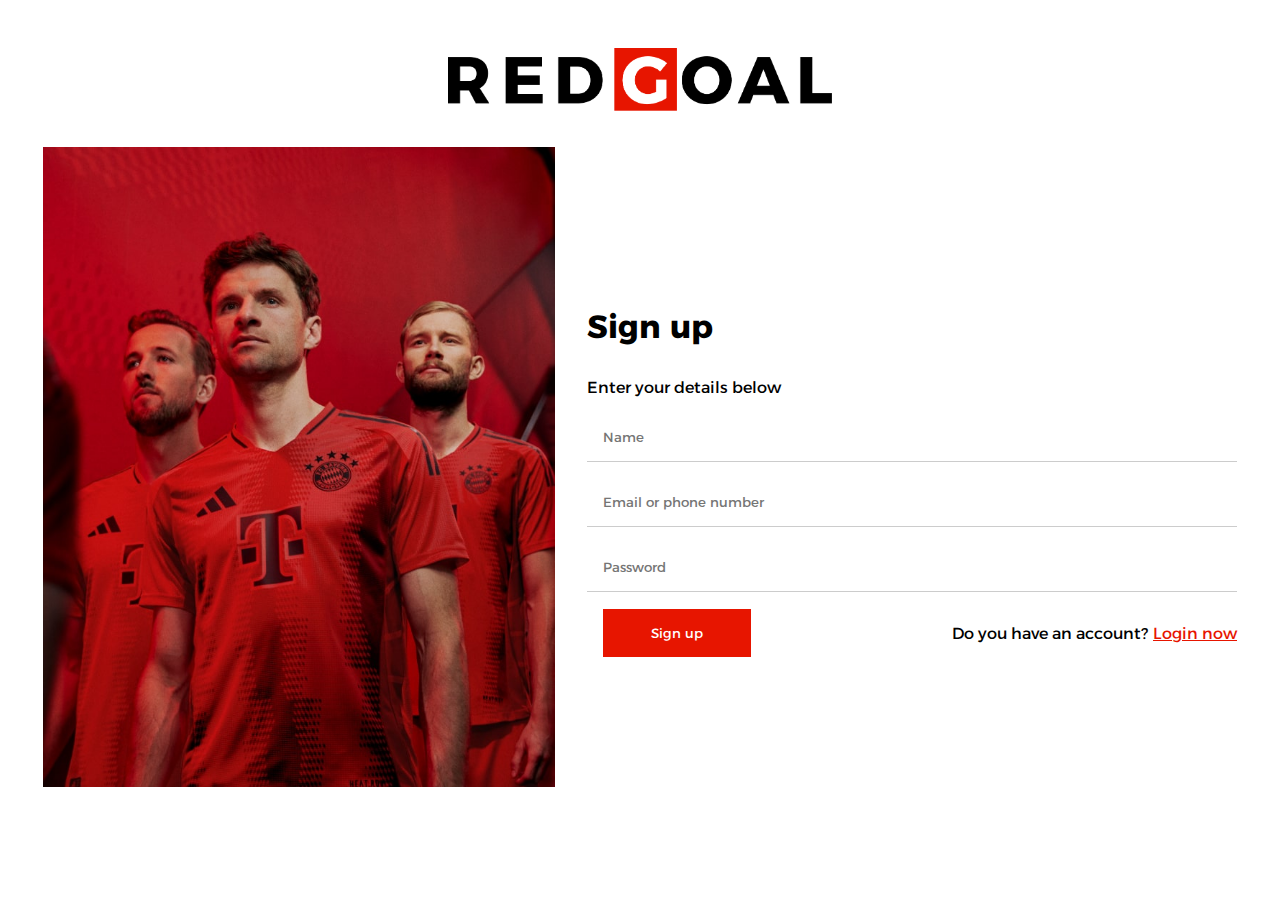
<file: signup.html>
<!DOCTYPE html>
<html lang="en">

<head>
    <meta charset="UTF-8">
    <meta name="viewport" content="width=device-width, initial-scale=1.0">
    <title>Sign Up</title>
    <link rel="stylesheet" href="css/styles.css">
    <link rel="stylesheet" href="css/signup.css">
</head>

<body>
    <section class="signup">
        <div class="logo">
            <img src="images/logo.png" alt="logo">
        </div>
        <div class="signup-form">
            <div class="signup-photo">
                <img src="images/signup.jpg" alt="harry kane muller bayern munich">
            </div>
            <form>
                <h1>Sign up</h1>
                <p>Enter your details below</p>
                <div class="input">
                    <input type="text" placeholder="Name">
                    <input type="text" placeholder="Email or phone number">
                    <input type="password" placeholder="Password">
                </div>
                <div class="buttons">
                    <button><a href="home.html">Sign up</a></button>
                    <div class="register">
                        <p>Do you have an account?</p>
                        <a href="login.html">Login now</a>
                    </div>
                </div>
            </form>

        </div>
    </section>
</body>

</html>
</file>
<file: css/styles.css>
@import url('https://fonts.googleapis.com/css2?family=Alexandria&display=swap');

:root {
    --red: #E71500;
    --redO: rgba(231, 21, 0, 0.8);
    --grey: #BFBDBD;
    --green: #28a745;
}

* {
    margin: 0;
    padding: 0;
    box-sizing: border-box;
    font-family: 'Alexandria', sans-serif;
}

button a {
    text-decoration: none;
    color: white;
}

.border-button {
    border: 1px solid black;
    background-color: rgba(255, 255, 255, 0);
    padding: 0.7rem 2rem;
    color: black;
    cursor: pointer;
    transition: background-color 0.3s ease;
}

@keyframes buttonHover {
    0% {
        background-color: rgba(255, 255, 255, 0);
        color: black;
    }

    100% {
        background-color: black;
        color: white;
    }
}

.border-button:hover {
    animation: buttonHover 0.8s ease forwards;
}

/* ****************************************************** */
.products-card {
    display: flex;
    justify-content: space-between;
    padding: 1.5rem 5rem;
}

.product-card {
    width: 250px;
    border: 1px solid #e1e1e1;
    text-align: center;
    padding: 20px;
    margin: auto;
    text-decoration: none;
}

.product-card img {
    width: 100%;
    height: auto;
    margin-bottom: 15px;
    transition: transform 0.3s ease;
}

.product-card h3 {
    font-size: 18px;
    margin: 10px 0;
    color: #333;
}

.product-card .price {
    color: var(--green);
    font-size: 1rem;
    margin-bottom: 15px;
}

.product-card button {
    background-color: var(--red);
    color: white;
    border: none;
    padding: 10px 20px;
    font-size: 16px;
    cursor: pointer;
    transition: background-color 0.3s ease;
}

.product-card button:hover {
    background-color: rgba(0, 0, 0, 0);
    border: solid var(--red) 1px;
    color: var(--red);
}

.product-card:hover img {
    animation: imgHover 1.2s ease-in-out forwards;
}

@keyframes imgHover {

    0% {
        transform: scale(1) rotate(0deg);
    }

    50% {
        transform: scale(1.2) rotate(5deg);
    }

    100% {
        transform: scale(1.2) rotate(5deg);
    }
}


/* ****************************************************** */

nav {
    display: flex;
    justify-content: space-between;
    align-items: center;
    padding: 1rem 3rem 0.5rem 3rem;
}

.mobile-icon {
    display: none;
}

nav ul {
    display: flex;
    list-style: none;
    align-items: center;
}

nav img {
    width: 200px;
    height: auto;
    margin-right: 2rem;
    animation: logoT 5s infinite;
}

@keyframes logoT {

    0%,
    100% {
        transform: scale(1);
    }

    50% {
        transform: scale(1.2);
    }

}

nav .start-nav a {
    color: black;
    text-decoration: none;
    margin: 0 1rem;
    cursor: pointer;
    position: relative;
}

nav .start-nav a::after {
    content: '';
    position: absolute;
    height: 2px;
    left: 0;
    bottom: 0;
    width: 0;
    background-color: var(--red);
    transition: width 0.3s ease;
}

nav .start-nav a:hover::after {
    width: 100%;
}

nav .end-nav li {
    margin: 0 0.5rem;
    cursor: pointer;

}

nav .end-nav li img {
    width: 30px;
    height: 30px;
    border-radius: 50%;
    margin-right: 15px;
    cursor: pointer;
}

body {
    background-color: white;
}


/* ****************************************************** */

.footer {
    display: flex;
    flex-direction: column;
    justify-content: center;
}

footer hr {
    width: 95%;
    margin: 0 auto;
}


.footer-content {
    display: flex;
    align-items: center;
    justify-content: space-between;
    padding: 1rem 5rem;
}

.footer-content .subscription {
    width: 40%;
    display: flex;
    flex-direction: column;
    justify-content: flex-start;
    padding: 1rem;
    gap: 1rem;
}

.footer-content .subscription form {
    display: flex;
}

.footer-content .subscription input {
    padding: 0.5rem;
    width: auto;
    border: 1px solid black;
    font-size: 0.8rem;
}

.footer-content .subscription button {
    padding: 0.5rem 1rem;
    width: auto;
    border: none;
    font-size: 0.8rem;
    background-color: var(--red);
    color: white;
    cursor: pointer;
    animation: subscribe 0.8s ease;
}

.footer-content .subscription button:hover {
    background-color: white;
    color: var(--red);
    border: 1px solid var(--red);
}

@keyframes subscribe {

    0% {
        transform: translateX(100px);
    }

    100% {
        transform: translateX(0px);
    }
}

.footer-content .footer-nav {
    display: flex;
    width: 20%;
    flex-direction: column;
    align-items: center;

}

.footer-content .footer-nav ul {
    list-style: none;
    display: flex;
    flex-direction: column;
    text-align: center;

}

.footer-content .footer-nav ul li {
    padding: 0.5rem;
}

.footer-content .footer-nav ul li a {
    color: black;
    text-decoration: none;
    cursor: pointer;
}

.footer-content .footer-nav ul li a:hover {
    animation: changeColor 0.5s ease forwards;
}

@keyframes changeColor {

    0% {
        color: black;
    }

    100% {
        color: var(--red);
    }
}

footer .logo-social {
    width: 40%;
    display: flex;
    flex-direction: column;
    align-items: center;
    justify-content: center;
    padding: 1rem;
}

footer img {
    width: 180px;
    height: auto;
    padding: 0;
}


.social-icons {
    padding: 1rem 0;
    display: flex;
    justify-content: center;
}

.social-icons .icon {
    width: 30px;
    height: 30px;
    border-radius: 50%;
    margin: 0 0.5rem;
    cursor: pointer;

}

.social-icons .icon:hover {
    animation: bigScale 0.7s ease forwards;

}

@keyframes bigScale {

    0% {
        transform: scale(1);
    }

    100% {
        transform: scale(1.2);
    }
}

.footer-bottom {
    background-color: black;
    color: white;
    text-align: center;
    padding: 1rem 0;
    display: flex;
    justify-content: center;
}

.footer-bottom p {
    cursor: pointer;
}


@media (max-width: 950px) {

    .start-nav,
    .end-nav {
        display: none;
    }

    .mobile-nav {
        display: flex;
        justify-content: space-between;
        align-items: center;
        padding: 1rem 1.5rem;
    }

    .mobile-icon {
        display: inline;
    }

    .footer-content {
        flex-direction: column;
        align-items: center;
        padding: 1rem 0rem;
    }

    .footer-content .subscription {
        width: 80%;
    }

    .footer-content .subscription form input {
        width: 80%;
    }

    .footer-content .footer-nav {
        flex-direction: row;
        justify-content: center;
        width: 80%;

    }

    .footer-content .footer-nav ul {
        flex-direction: row;
        justify-content: center;
        ;
    }

    .footer-content .footer-nav ul li a {
        font-size: 0.8rem;
    }

    .products-card {
        flex-direction: column;
        align-items: center;
    }

    .product-card {
        margin: 1rem 0;
        width: 80%;
    }

}

@media (max-width: 500px) {

    nav {
        padding: 1rem 1.5rem;
    }

    nav img {
        width: 10rem;
    }

    .products-card {
        padding: 1.5rem 1rem;
    }


    .footer-content .footer-nav ul {
        display: none;
    }

    .footer-bottom {
        font-size: 0.7rem;
    }
}
</file>
<file: css/home_page.css>
/* ****************************************************** */
.new-arrivals {
    text-align: center;
    padding: 1.5rem 0;
}

h2 {
    font-size: 2rem;
    padding-bottom: 1.5rem;
}

.new-arrivals .image img {
    width: 100%;
    height: auto;
}

.arrow {
    position: absolute;
    top: 50%;
    transform: translateY(150%);
    background-color: var(--grey);
    border-radius: 50%;
    width: 40px;
    height: 40px;
    display: flex;
    align-items: center;
    justify-content: center;
    cursor: pointer;
}

.arrow.left {
    left: 10px;
}

.arrow.right {
    right: 10px;
}

.arrow svg {
    width: 20px;
    height: 20px;
    fill: black;
}

/* ****************************************************** */

.categories {
    text-align: center;
    padding-bottom: 1.5rem;
}

.category-items {
    display: flex;
    justify-content: space-between;
    padding: 0 5rem;
}

.category-item {
    position: relative;
    width: 30%;
    overflow: hidden;
    transition: transform 0.3s ease-in-out;
    cursor: pointer;
}

.category-item:hover {
    transform: scale(1.05);

}

.category-item img {
    display: block;
    width: 100%;
    height: auto;
    transition: transform 0.3s ease, opacity 0.5s ease;

}

.category-item img:hover {
    transform: scale(1.1);
}

.category-item .category-name {
    position: absolute;
    bottom: 0;
    width: 100%;
    background-color: var(--redO);
    color: white;
    text-align: center;
    padding: 1rem 0;
    font-size: 1.1rem;
    transition: transform 0.3s ease, opacity 0.5s ease;
}

.info-overlay {
    position: absolute;
    width: 100%;
    height: 100%;
    background-color: var(--grey);
    text-align: center;
    display: flex;
    flex-direction: column;
    align-items: center;
    justify-content: space-between;
    opacity: 0;
    padding: 1.5rem 1rem;
    transform: translateY(100%);
    transition: transform 0.3s ease, opacity 0.3s ease;
}


/* Hover effect */
.category-item:hover img {
    opacity: 0;
}

.category-item:hover .info-overlay {
    opacity: 1;
    transform: translateY(0);
}

.category-item:hover .category-name {
    transform: translateY(100%);
    opacity: 0;
}

.info-overlay p {
    font-size: 1rem;
    opacity: 0;
    color: #000;
    transform: translateY(20px);
    transition: transform 0.3s ease, opacity 0.3s ease;
}

.category-item:hover .info-overlay p {
    opacity: 1;
    transform: translateY(0);
}




/* ****************************************************** */
.trending {
    text-align: center;
    padding: 1.5rem 0;
}

@media (max-width: 950px) {
    .arrow {
        display: none;
    }

    .category-items {
        flex-direction: column;
        align-items: center;
        padding: 2rem 0;
    }

    .category-item {
        width: 60%;
        margin-bottom: 3rem;
    }

    .category-item .category-name {
        font-size: 1.2rem;
        padding: 1.2rem 0;
    }

    .info-overlay {
        padding: 3rem 3rem;
    }



}


@media (max-width: 500px) {
    h2 {
        font-size: 1.5rem;
        padding-bottom: 0.7rem;
    }


    .category-item {
        width: 80%;
    }

    .category-item .category-name {
        font-size: 1rem;
        padding: 1rem 0;
    }

    .category-items {
        padding: 0;
    }

    .categories {
        padding-bottom: 0;
    }
}
</file>
<file: css/cart.css>
.cart {
    display: flex;
    justify-content: space-between;
    align-items: start;
    margin-top: 3rem;
    gap: 5rem;
    padding: 0 8rem;
}

a {
    text-decoration: none;
    color: var(--red);
}

.full-order {
    display: flex;
    flex-direction: column;
    gap: 2rem;
    width: 50%;
    padding-bottom: 3rem;
}

.cart-items {
    margin-bottom: 2rem;
}

.cart-items .cart-item {
    display: flex;
    align-items: center;
    gap: 1rem;
    padding: 1rem;
}

.item-info {
    width: 50%;
    display: flex;
    justify-content: space-between;
    align-items: end;
}

.item-details {
    display: flex;
    flex-direction: column;
    gap: 0.5rem;
}

.item-image {
    width: 30%;
}

.cart-item img {
    width: 100%;
    object-fit: cover;
}

.remove {
    cursor: pointer;
    color: var(--red);
    text-decoration: underline;
    font-weight: 100;
}

/* ********************************************************* */
.order-info h3 {
    border-bottom: 1px solid black;
}

.info {
    color: var(--grey);
    padding: 0.5rem 0;
    border-bottom: 1px solid var(--grey);
}

.info-open-close {
    display: flex;
    justify-content: space-between;
}

.plus-minus {
    font-size: 1.5rem;
}

.info p {
    padding: 0.2rem 0;
}

/* *********************************************** */

.order-summary {
    display: flex;
    flex-direction: column;
    gap: 1rem;
    width: 35%;
}

.order-summary input {
    width: 100%;
    padding: 0.5rem;
    border: 1px solid var(--grey);
}

.order-summary div {
    display: flex;
    justify-content: space-between;
    width: 100%;
    align-items: center;
}

.calculated {
    font-size: 0.7rem;
}

.order-summary hr {
    border: 1px solid black;
}

.order-summary a {
    padding: 0.5rem;
    background-color: var(--red);
    color: white;
    border: none;
    cursor: pointer;
    text-align: center;
}

@media (max-width: 950px) {
    .cart {
        flex-direction: column;
        gap: 2rem;
        padding: 0 2rem;
    }

    .full-order {
        width: 100%;
    }

    .order-summary {
        width: 100%;
    }

    .order-summary a {
        margin-bottom: 3rem;
    }
}
</file>
<file: css/checkout.css>
.checkout {
    border: 1px solid black;
    margin: 3rem 12rem 2rem 12rem;
    padding: 2rem 7rem;

}

h2 {
    padding-bottom: 2rem;
}

.checkout form {
    display: flex;
    flex-direction: column;
}

.checkout input,
textarea {
    padding: 0.5rem;
    margin: 0.5rem 0.2rem;

}


textarea {
    resize: none;
    height: 5rem;
    width: 90%;
}

.checkout .button {
    display: flex;
    justify-content: center;
    margin-top: 3rem;
}

.checkout button {
    text-decoration: none;
    background-color: #e71500;
    color: white;
    border: none;
    cursor: pointer;
    padding: 0.5rem 4rem;
    text-align: center;
}

a {
    color: white;
}


@media (max-width: 950px) {
    .checkout form {
        align-items: center;
    }

    .checkout form .row {
        display: flex;
        flex-direction: column;
        width: 100%;
    }

    .checkout form .row input,
    textarea {
        margin: 0.5rem 0;
        border: 1px solid black;
    }
}

@media (max-width: 500px) {
    .checkout {
        margin: 1rem 3rem;
        padding: 2rem 1rem;
    }

    .checkout form .row input,
    textarea {
        margin: 0.5rem 0;
        border: 1px solid black;
    }

    .checkout button {
        padding: 0.5rem 2rem;
    }
}
</file>
<file: css/login.css>
.login {
    display: flex;
    flex-direction: column;
    align-items: center;
    padding: 3rem 0;

}

.logo {
    width: 30%;
    margin-bottom: 2rem;
}

.logo img {
    width: 100%;
}

.login-form {
    display: flex;
    justify-content: center;
    gap: 2rem;
}

.login-photo {
    width: 40%;
    aspect-ratio: 16 / 14;
    overflow: hidden;
    margin-bottom: 2rem;
}


.login-photo img {
    width: 100%;
}

.login-form form {
    padding: 5rem 0;
}

.login-form form h1 {
    font-size: 2rem;
    margin-bottom: 1rem;
}

.login-form form p {
    padding: 1rem 0;
}

.login-form form input {
    width: 100%;
    padding: 1rem;
    margin-bottom: 1rem;
    border: none;
    border-bottom: 1px solid #ccc;
    transition: border-color 0.7s ease;
}

.login-form form input:focus {
    border: 2px solid var(--red);
    outline: none;
}

.login-form form .buttons {
    display: flex;
    align-items: center;
    justify-content: space-between;
}

.login-form form .buttons button {
    padding: 1rem 3rem;
    margin: 0 1rem;
    border: none;
    background-color: var(--red);
    color: #fff;
    cursor: pointer;
}

.login-form form .buttons button a {
    color: white;
    text-decoration: none;
}

.login-form form .buttons button:hover {
    border: 3px solid var(--red);
    background-color: transparent;
    color: var(--red);
    animation: borderColorChange 1s ease infinite;
}

.login-form form .buttons button:hover a {
    color: var(--red);
}


@keyframes borderColorChange {
    0% {
        border-color: var(--red);
    }

    50% {
        border-color: transparent;
    }

    100% {
        border-color: var(--red);
    }
}

.login-form form .buttons .register {
    display: flex;
    align-items: center;
    gap: 0.3rem;
}

.login-form form .buttons .register a {
    color: var(--red);
}

@media (max-width: 950px) {
    .login-form {
        flex-direction: column;
        align-items: center;
        gap: 0;
    }

    .login-photo {
        width: 80%;
        aspect-ratio: 12 / 14;
        margin-bottom: 0;
    }

    .login-form form {
        padding: 1rem 2rem;
    }

    .login-form form .buttons {
        flex-direction: column;
        gap: 1rem;
    }
}
</file>
<file: css/place_order.css>
.place-order {
    display: flex;
    flex-direction: column;
    justify-content: center;
    align-items: center;
    padding: 4rem 2rem;
}

.order-box {
    width: 40%;
    border: 1px solid black;
    display: flex;
    flex-direction: column;
    align-items: center;
    padding: 2rem 2rem;
}

.logo {
    width: 70%;
    height: auto;
    margin-top: 2rem;
}

.logo img {
    width: 100%;
    height: 100%;
}

.your-order {
    display: flex;
    flex-direction: column;

    margin-top: 2rem;
    padding: 0 0.5rem;
}


.order {
    display: flex;
    justify-content: space-between;
    align-items: center;
    width: 100%;
    padding: 0.3rem 1rem;
}

.price {
    color: var(--green);
}

.order-name {
    width: 60%;
}

.order-total {
    padding: 2rem 0.5rem;
}

.order-price {
    display: flex;
    justify-content: space-between;
    padding: 0.2rem 0;
}

.payment-methods {
    display: flex;
    flex-direction: column;
    width: 100%;
    padding: 0 0.5rem;
}

.payment {
    display: flex;
    flex-direction: column;
    width: 100%;
    padding: 0 1rem;
}

.payment-method {
    display: flex;
    /* justify-content: space-between; */
    align-items: center;
    width: 100%;
    padding: 1rem 0.5rem;
}

.icon-name {
    display: flex;
    align-items: center;
}

.payment-method p {
    margin: 0 1rem;
}

.payment-icon {
    width: 15%;
    padding: 0 0.5rem;
}

.payment-icon img {
    width: 100%;
    height: 100%;
}

.payment button {
    margin-top: 2rem;
    margin-bottom: 2rem;
    padding: 0.5rem;
    background-color: var(--red);
    color: white;
    border: none;
    cursor: pointer;
}

@media (max-width: 950px) {
    .order-box {
        width: 60%;
        padding: 1rem 2rem;
    }

    .logo {
        width: 80%;
    }

    .payment {
        padding: 0;
    }

    .payment-icon {
        width: 20%;
    }
}

@media (max-width: 500px) {
    .order-box {
        width: 100%;
        padding: 1rem 1rem;
    }

    .logo {
        width: 90%;
    }

    .your-order h2 {
        font-size: 1.3rem;
    }

    .payment-methods h2 {
        font-size: 1.2rem;
    }

    .payment-method {
        width: 100%;
    }

    .payment-methods input {
        width: 2rem;
        height: 2rem;
    }

    .payment-icon {
        width: 30%;
    }

    .payment-icon img {
        width: 100%;
    }

    .payment button {
        padding: 0.5rem 2rem;
    }
}
</file>
<file: css/product.css>
/********************* main product *********************/
.main-product {
    display: flex;
    justify-content: center;
    padding: 2rem 3rem 8rem 3rem;
    gap: 8rem;

}

.product-photos {
    display: flex;
    flex-direction: column;
    width: 40%;
    height: 350px;
}

.main-photo {
    width: 100%;
    height: 100%;

}

.main-photo img {
    width: 100%;
    height: 100%;
    object-fit: cover;
    object-position: top;
}

.other-photos {
    display: flex;
    justify-content: space-between;
    height: 30%;
    margin-top: 10px;
}

.other-photos img {
    width: 24%;
    height: 100%;
    object-fit: cover;
    cursor: pointer;
}

.other-photos img:hover {
    animation: scaleImg 0.7s forwards;
}

@keyframes scaleImg {
    0% {
        transform: scale(1);
    }

    100% {
        transform: scale(1.1);
    }
}

.product-options {
    width: 50%;
    padding: 20px;
}

.product-name {
    display: flex;
    justify-content: space-between;
    align-items: center;
    font-size: 1.5rem;
    font-weight: 600;
    margin-bottom: 1rem;
}

.product-name span:hover {
    color: var(--red);

}

.product-price {
    font-size: 1.2rem;
    font-weight: lighter;
    color: var(--green);
    margin-bottom: 1rem;
}

.product-description {
    font-size: 1rem;
    margin-bottom: 1rem;
}

.sizes {
    display: flex;
    gap: 1rem;
    margin: 1rem 0;
}

.sizes span {
    border: 1px solid black;
    padding: 0.5rem 1rem;
    cursor: pointer;
}

.sizes span:hover {
    background-color: black;
    color: white;
    border: none;
    animation: scale 0.7s forwards;
}

@keyframes scale {
    0% {
        transform: scale(1);
    }


    100% {
        transform: scale(1.2);
    }
}

.add-to-cart {
    display: flex;
    justify-content: space-between;
    align-items: center;
    margin-top: 1rem;
}

.add-to-cart-button {
    font-size: 1rem;
    padding: 0.5rem 1rem;
    width: 60%;
    background-color: var(--red);
    color: white;
    border: none;
    cursor: pointer;
}

.add-to-cart-button:hover {
    animation: textScale 0.7s forwards;
}

@keyframes textScale {
    0% {
        transform: scale(1);
    }

    100% {
        transform: scale(1.1);
    }

}

.quantity {
    display: flex;
    flex-direction: column;
}

.quantity label {
    color: var(--grey);
}

.quantity-select {
    display: flex;
    align-items: center;
    border: 1px solid black;
    border-radius: 4px;
    overflow: hidden;
}

.quantity-select button {
    background-color: transparent;
    border: none;
    padding: 5px 10px;
    cursor: pointer;
    font-size: 16px;
}

.quantity-select input {
    width: 40px;
    text-align: center;
    border: none;
}

/****************************************** comments ******************************************/
.comments {
    width: 100%;
    padding: 2rem 15rem;
}

.comments hr {
    margin-bottom: 20px;
}

.comment-box textarea {
    width: 100%;
    padding: 10px;
    border: none;
    background-color: #e1e1e1;
    resize: none;
    height: 60px;
}

.comment {
    display: flex;
    align-items: flex-start;
    margin-top: 20px;
}

.comment img {
    width: 3rem;
    height: 3rem;
    border-radius: 50%;
    margin-right: 1rem;
}

.comment-content {
    max-width: 500px;
}

.comment-content strong {
    display: block;
    font-size: 16px;
    margin-bottom: 5px;
}

.comment-content p {
    margin: 0;
    color: #666;
    line-height: 1.5;
}

/******************************************* related products ******************************************/

.related-products {
    display: flex;
    justify-content: center;
    flex-direction: column;
    padding: 2rem 15rem;
}

.related-products .related-products-title {
    display: flex;
    justify-content: space-between;
    align-items: center;
    margin-bottom: 1rem;
}

.related-products-title p {
    color: var(--grey);
    font-size: 0.8rem;
}

.related-products-grid {
    display: grid;
    grid-template-columns: repeat(3, 1fr);
    gap: 2rem;
}

@media (max-width: 950px) {
    .main-product {
        flex-direction: column;
        padding: 2rem 5rem;
        align-items: center;
        /* width: 70%; */
    }

    .product-photos {
        width: 80%;
    }

    .main-photo {
        width: 100%;
    }


    .product-options {
        width: 100%;
    }

    .related-products {
        padding: 2rem 5rem;
    }

    .comments {
        padding: 2rem 5rem;
    }

    .related-products-grid {
        grid-template-columns: repeat(2, 1fr);
    }
}

@media (max-width: 500px) {
    .main-product {
        padding: 2rem 2rem;
    }

    .product-photos {
        width: 100%;
    }

    .product-options {
        width: 100%;
    }

    .add-to-cart {
        flex-direction: column-reverse;
        gap: 1rem;
        align-items: start;
    }

    .related-products {
        padding: 2rem 2rem;
    }

    .comments {
        padding: 2rem 2rem;
    }

    .related-products-grid {
        grid-template-columns: 1fr;
        justify-items: center;
    }



}
</file>
<file: css/products.css>
.products {
    padding: 2rem 2rem;
    display: flex;

}

.mobile-icon {
    display: none;
}

.filters {
    display: flex;
    flex-direction: column;
    align-items: start;
    width: 30%;
    gap: 2rem;
}

.filters .filters-title {
    display: flex;
    gap: 1rem;
}

.filters .filters-title a {
    text-decoration: underline;
    color: var(--red);
    cursor: pointer;
}

.filters-form {
    display: flex;
    flex-direction: column;
    width: 100%;
    gap: 2rem;
}

.filters-form div {
    display: flex;
    justify-content: space-between;
}

.filters-form div label {
    padding-right: 1rem;
    width: 60%;
}

.filters-form div select {
    padding: 0.5rem;
    width: 100%;
    cursor: pointer;
}

.filters .price {
    display: flex;
    flex-direction: column;
    gap: 1rem;
    justify-content: space-between;
    width: 100%;
}

.sort {
    display: flex;
    flex-direction: column;
    align-items: end;
    gap: 1rem;
}

.products-grid {
    display: grid;
    grid-template-columns: repeat(3, 1fr);
    gap: 1rem;
    padding: 1rem 2rem;
    justify-items: center;
}


.products-load-more {
    grid-column: 1 / -1;
}


@media (max-width: 950px) {
    .products {
        flex-direction: column;
        align-items: center;
    }

    .filters {
        width: 100%;
    }

    .filters-form,
    .filters .price,
    .filters .filters-title {
        display: none;
    }


    .mobile-icon {
        display: inline;
    }

    .products-grid {
        grid-template-columns: repeat(2, 1fr);
    }
}

@media (max-width: 500px) {
    .products-grid {
        padding: 0;
        grid-template-columns: repeat(1, 1fr);
    }


}
</file>
<file: css/signup.css>
.signup {
    display: flex;
    flex-direction: column;
    align-items: center;
    padding: 3rem 0;
}

.logo {
    width: 30%;
    margin-bottom: 2rem;
}

.logo img {
    width: 100%;
}

.signup-form {
    display: flex;
    justify-content: center;
    gap: 2rem;
}

.signup-photo {
    width: 40%;
    aspect-ratio: 16 / 14;
    overflow: hidden;
    margin-bottom: 2rem;
}


.signup-photo img {
    width: 100%;
}

.signup-form form {
    padding: 10rem 0;
}

.signup-form form h1 {
    font-size: 2rem;
    margin-bottom: 1rem;
}

.signup-form form p {
    padding: 1rem 0;
}

.signup-form form input {
    width: 100%;
    padding: 1rem;
    margin-bottom: 1rem;
    border: none;
    border-bottom: 1px solid #ccc;
    transition: border-color 0.7s ease;
}

.signup-form form input:focus {
    border: 2px solid var(--red);
    outline: none;
}

.signup-form form .buttons {
    display: flex;
    align-items: center;
    justify-content: space-between;
}

.signup-form form .buttons button {
    padding: 1rem 3rem;
    margin: 0 1rem;
    border: none;
    background-color: var(--red);
    color: #fff;
    cursor: pointer;

}

.signup-form form .buttons button a {
    text-decoration: none;
    color: white;
}


.signup-form form .buttons button:hover {
    border: 3px solid var(--red);
    background-color: transparent;
    color: var(--red);
    animation: borderColorChange 1s ease infinite;
}

.signup-form form .buttons button:hover a {
    color: var(--red);
}


@keyframes borderColorChange {
    0% {
        border-color: var(--red);
    }

    50% {
        border-color: transparent;
    }

    100% {
        border-color: var(--red);
    }
}

.signup-form form .buttons .register {
    display: flex;
    align-items: center;
    gap: 0.3rem;
}

.signup-form form .buttons .register a {
    color: var(--red);
}

@media (max-width: 950px) {
    .signup-form {
        flex-direction: column;
        align-items: center;
        gap: 0;
    }

    .signup-photo {
        width: 80%;
        aspect-ratio: 12 / 14;
        margin-bottom: 0;
    }

    .signup-form form {
        padding: 1rem 2rem;
    }

    .signup-form form .buttons {
        flex-direction: column;
        gap: 1rem;
    }
}
</file>
